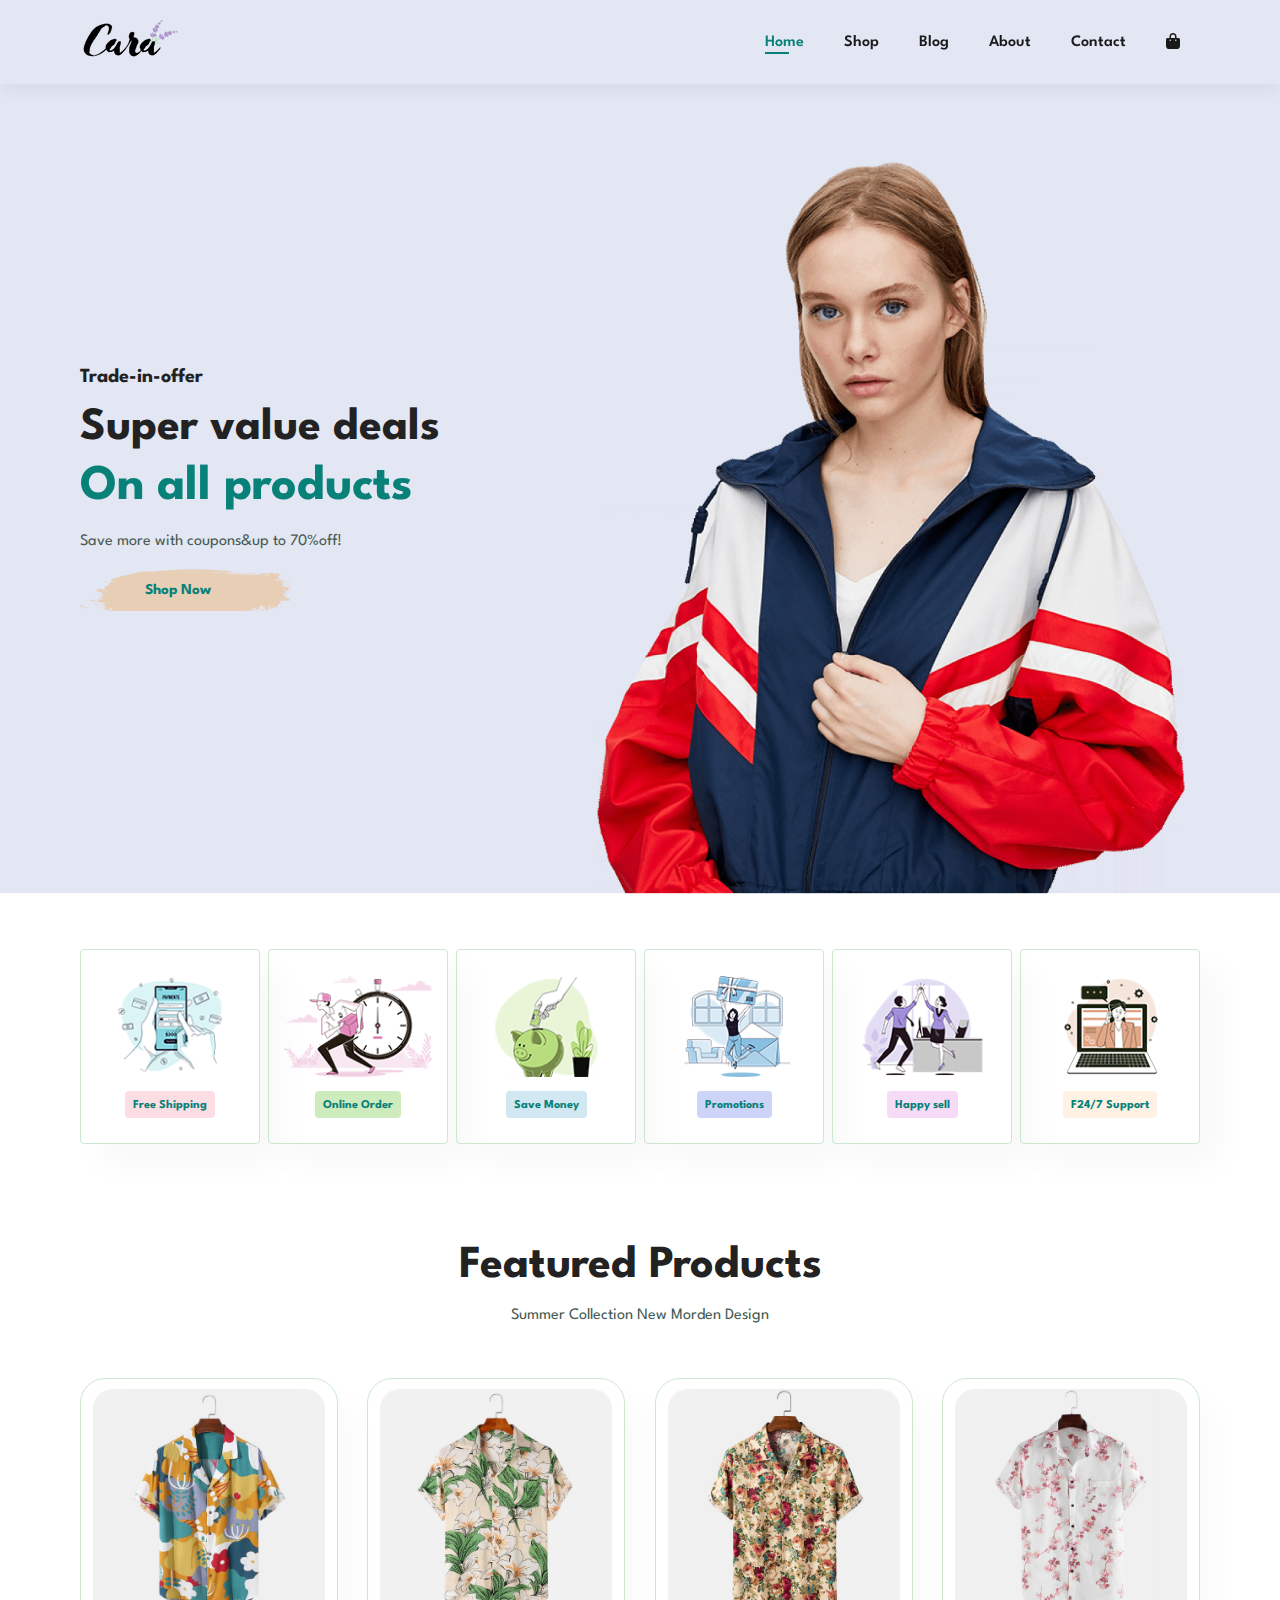
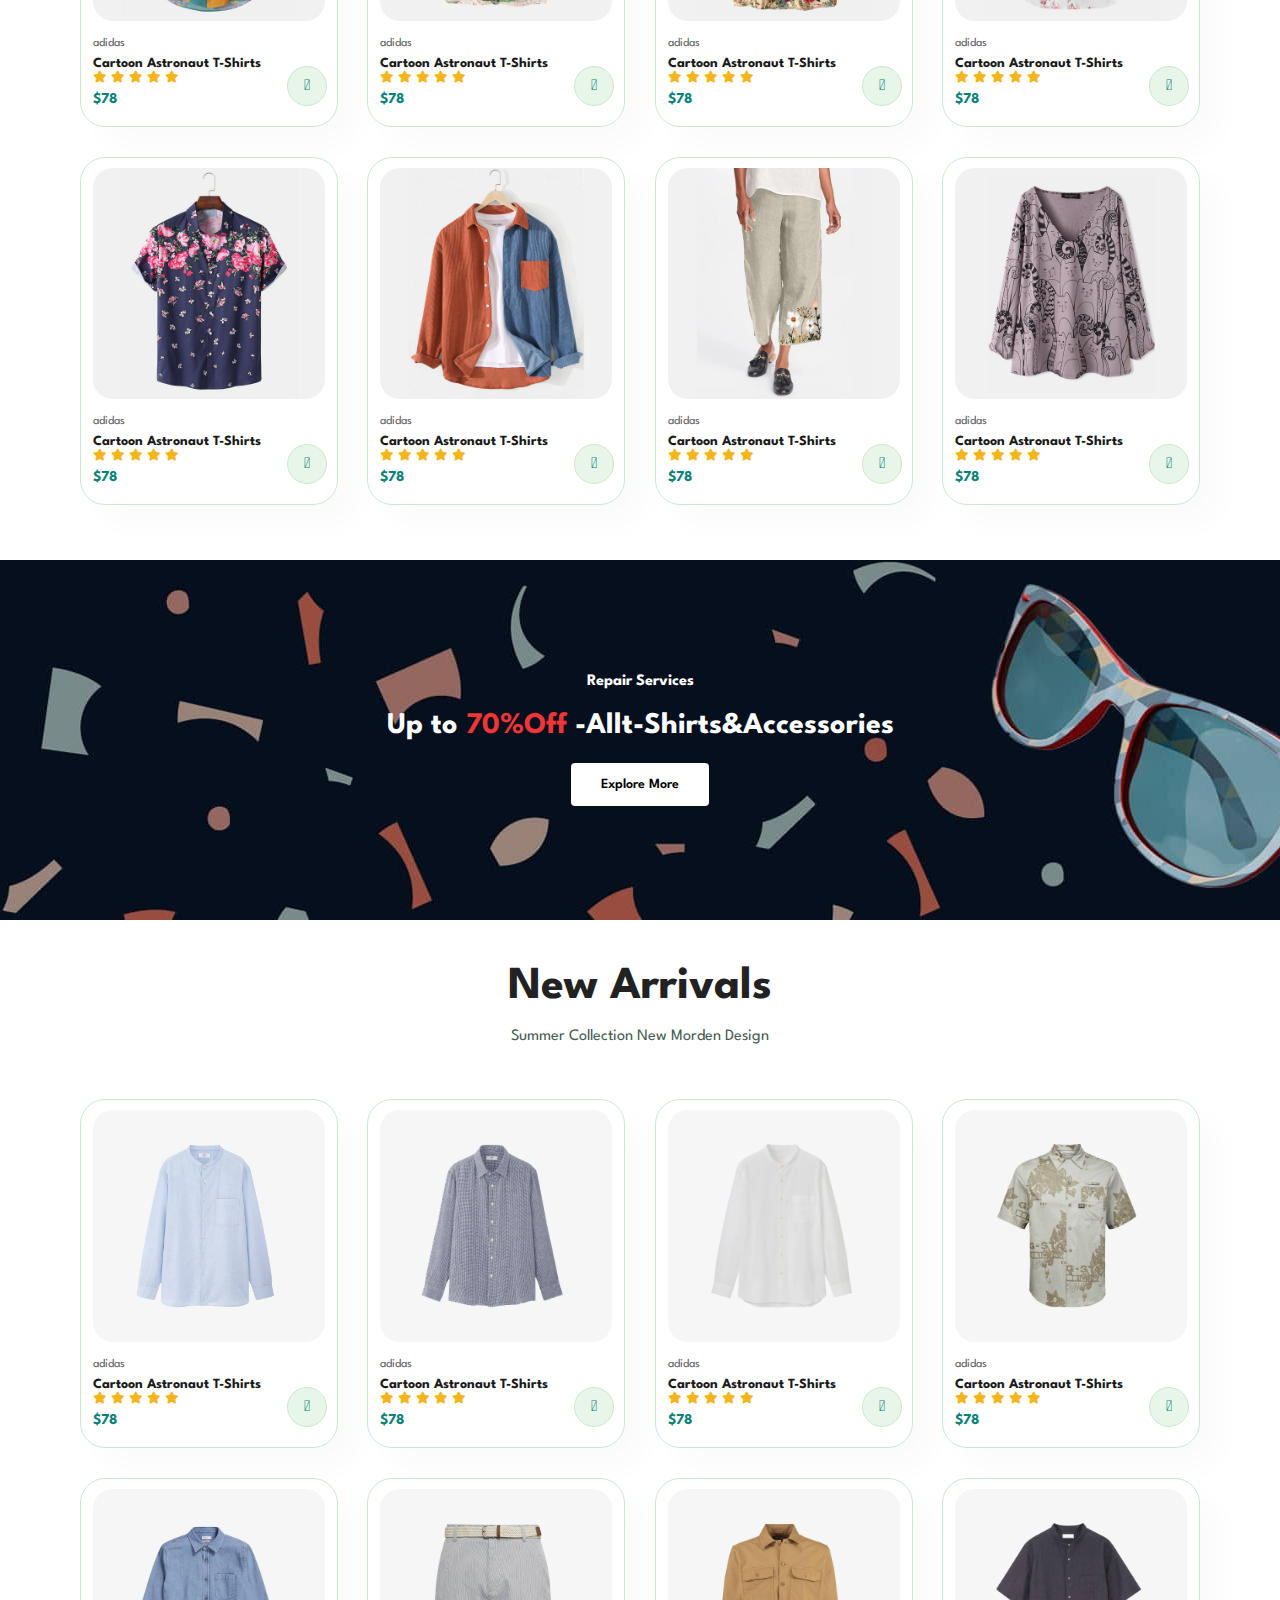
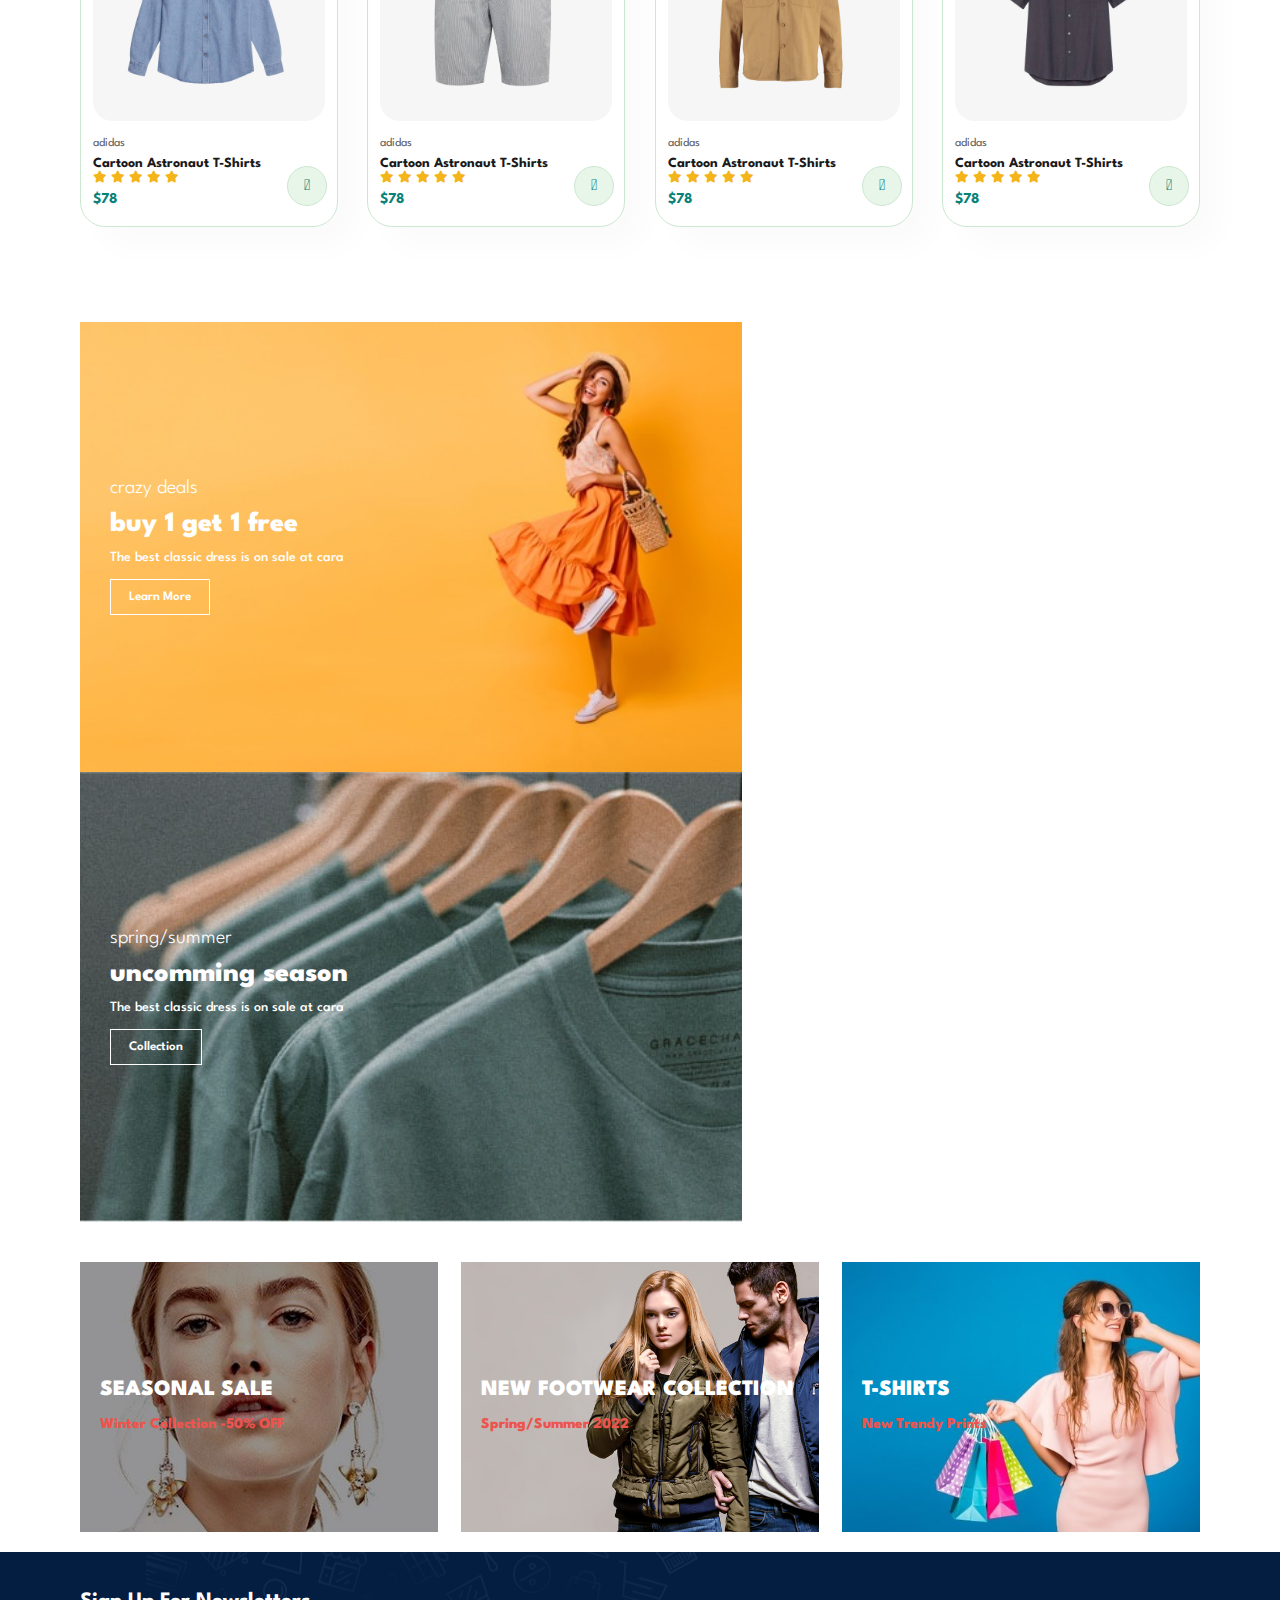
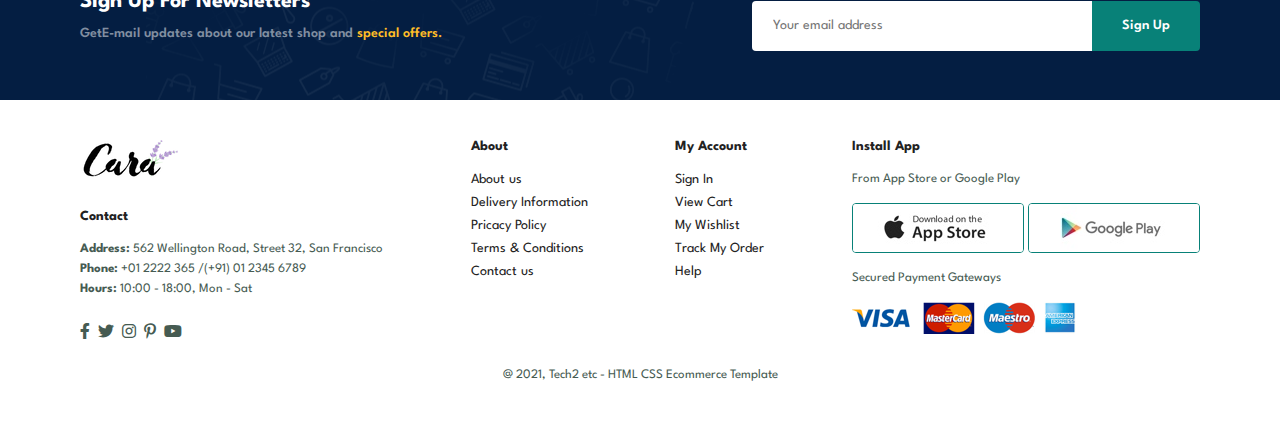
<file: index.html>
<!DOCTYPE html>
<html lang="en">
<head>
    <meta charset="UTF-8">
    <meta http-equiv="X-UA-Compatible" content="IE=edge">
    <meta name="viewport" content="width=device-width, initial-scale=1.0">
    <title>Document</title>
   <link rel="stylesheet" href="./fontawesome-free-6.1.1-web/fontawesome-free-6.1.1-web/css/all.min.css">
    <link rel="stylesheet" href="./style.css">
</head>
<body>
    <section id="header">
        <a href="" class="logo"><img src="./img/logo.png" alt=""></a>
        
        <div>
            <ul id="navbar">
                <li><a class="active" href="index.html">Home</a></li>
                <li><a href="shop.html">Shop</a></li>
                <li><a href="blog.html">Blog</a></li>
                <li><a href="about.html">About</a></li>
                <li><a href="contact.html">Contact</a></li>
                <li id="lg-bag"><a href="cart.html"><i class="fa-solid fa-bag-shopping"></i></a></li>
                <a href="#" id="close"><i class="fa-solid fa-xmark"></i></a>
            </ul>
        </div>
        <!-- <div class="control">
            <i class="fa-solid fa-user"></i>
            <p>Đăng nhập</p>
        </div> -->

        <div class="mobile">
            <i class="user fa-solid fa-user"></i>
            <a href="cart.html"><i class="fa-solid fa-bag-shopping"></i></a>
            <i id="bar" class="fas fa-outdent"></i>
        </div>
    </section>

    <section id="hero">
        <h4>Trade-in-offer</h4>
        <h2>Super value deals</h2>
        <h1>On all products</h1>
        <p>Save more with coupons&up to 70%off!</p>
        <button>Shop Now</button>
    </section>

    <section id="feature" class="section-p1">
        <div class="fe-box">
            <img src="./img/features/f1.png" alt="">
            <h6>Free Shipping</h6>
        </div>
        <div class="fe-box">
            <img src="./img/features/f2.png" alt="">
            <h6>Online Order</h6>
        </div>
        <div class="fe-box">
            <img src="./img/features/f3.png" alt="">
            <h6>Save Money</h6>
        </div>
        <div class="fe-box">
            <img src="./img/features/f4.png" alt="">
            <h6>Promotions</h6>
        </div>
        <div class="fe-box">
            <img src="./img/features/f5.png" alt="">
            <h6>Happy sell</h6>
        </div>
        <div class="fe-box">
            <img src="./img/features/f6.png" alt="">
            <h6>F24/7 Support</h6>
        </div>
    </section>

    <section id="product1" class="section-p1">
    <h2>Featured Products</h2>
    <p>Summer Collection New Morden Design</p>
    <div class="pro-container">
        <div class="pro">
            <img src="./img/products/f1.jpg" alt="">
            <div class="des">
                <span>adidas</span>
                <h5>Cartoon Astronaut T-Shirts</h5>
                <div class="star">
                    <i class="fas fa-star"></i>
                    <i class="fas fa-star"></i>
                    <i class="fas fa-star"></i>
                    <i class="fas fa-star"></i>
                    <i class="fas fa-star"></i>
                </div>
                <h4>$78</h4>  
            </div>            
           <a href="#"><i class="fal fa-shopping-cart cart"></i></a>
          </a>
        </div>
        <div class="pro">
            <img src="./img/products/f2.jpg" alt="">
            <div class="des">
                <span>adidas</span>
                <h5>Cartoon Astronaut T-Shirts</h5>
                <div class="star">
                    <i class="fas fa-star"></i>
                    <i class="fas fa-star"></i>
                    <i class="fas fa-star"></i>
                    <i class="fas fa-star"></i>
                    <i class="fas fa-star"></i>
                </div>
                <h4>$78</h4>  
            </div>            
           <a href="#"><i class="fal fa-shopping-cart cart"></i></a>

        </div>
        <div class="pro">
            <img src="./img/products/f3.jpg" alt="">
            <div class="des">
                <span>adidas</span>
                <h5>Cartoon Astronaut T-Shirts</h5>
                <div class="star">
                    <i class="fas fa-star"></i>
                    <i class="fas fa-star"></i>
                    <i class="fas fa-star"></i>
                    <i class="fas fa-star"></i>
                    <i class="fas fa-star"></i>
                </div>
                <h4>$78</h4>  
            </div>            
           <a href="#"><i class="fal fa-shopping-cart cart"></i></a>

        </div>
        <div class="pro">
            <img src="./img/products/f4.jpg" alt="">
            <div class="des">
                <span>adidas</span>
                <h5>Cartoon Astronaut T-Shirts</h5>
                <div class="star">
                    <i class="fas fa-star"></i>
                    <i class="fas fa-star"></i>
                    <i class="fas fa-star"></i>
                    <i class="fas fa-star"></i>
                    <i class="fas fa-star"></i>
                </div>
                <h4>$78</h4>  
            </div>            
           <a href="#"><i class="fal fa-shopping-cart cart"></i></a>

        </div>
        <div class="pro">
            <img src="./img/products/f5.jpg" alt="">
            <div class="des">
                <span>adidas</span>
                <h5>Cartoon Astronaut T-Shirts</h5>
                <div class="star">
                    <i class="fas fa-star"></i>
                    <i class="fas fa-star"></i>
                    <i class="fas fa-star"></i>
                    <i class="fas fa-star"></i>
                    <i class="fas fa-star"></i>
                </div>
                <h4>$78</h4>  
            </div>            
           <a href="#"><i class="fal fa-shopping-cart cart"></i></a>

        </div>
        <div class="pro">
            <img src="./img/products/f6.jpg" alt="">
            <div class="des">
                <span>adidas</span>
                <h5>Cartoon Astronaut T-Shirts</h5>
                <div class="star">
                    <i class="fas fa-star"></i>
                    <i class="fas fa-star"></i>
                    <i class="fas fa-star"></i>
                    <i class="fas fa-star"></i>
                    <i class="fas fa-star"></i>
                </div>
                <h4>$78</h4>  
            </div>            
           <a href="#"><i class="fal fa-shopping-cart cart"></i></a>

        </div>
        <div class="pro">
            <img src="./img/products/f7.jpg" alt="">
            <div class="des">
                <span>adidas</span>
                <h5>Cartoon Astronaut T-Shirts</h5>
                <div class="star">
                    <i class="fas fa-star"></i>
                    <i class="fas fa-star"></i>
                    <i class="fas fa-star"></i>
                    <i class="fas fa-star"></i>
                    <i class="fas fa-star"></i>
                </div>
                <h4>$78</h4>  
            </div>            
           <a href="#"><i class="fal fa-shopping-cart cart"></i></a>

        </div>
        <div class="pro">
            <img src="./img/products/f8.jpg" alt="">
            <div class="des">
                <span>adidas</span>
                <h5>Cartoon Astronaut T-Shirts</h5>
                <div class="star">
                    <i class="fas fa-star"></i>
                    <i class="fas fa-star"></i>
                    <i class="fas fa-star"></i>
                    <i class="fas fa-star"></i>
                    <i class="fas fa-star"></i>
                </div>
                <h4>$78</h4>  
            </div>            
           <a href="#"><i class="fal fa-shopping-cart cart"></i></a>

        </div>
     

    </div>
    </section>

    <section id="banner" class="section-m1">
        <h4>Repair Services</h4>
        <h2>Up to <span>70%Off</span> -Allt-Shirts&Accessories</h2>
        <button class="normal"> Explore More</button>
    </section>

    <section id="product1" class="section-p1">
        <h2>New Arrivals</h2>
        <p>Summer Collection New Morden Design</p>
        <div class="pro-container">
            <div class="pro">
                <img src="./img/products/n1.jpg" alt="">
                <div class="des">
                    <span>adidas</span>
                    <h5>Cartoon Astronaut T-Shirts</h5>
                    <div class="star">
                        <i class="fas fa-star"></i>
                        <i class="fas fa-star"></i>
                        <i class="fas fa-star"></i>
                        <i class="fas fa-star"></i>
                        <i class="fas fa-star"></i>
                    </div>
                    <h4>$78</h4>  
                </div>            
               <a href="#"><i class="fal fa-shopping-cart cart"></i></a>
    
            </div>
            <div class="pro">
                <img src="./img/products/n2.jpg" alt="">
                <div class="des">
                    <span>adidas</span>
                    <h5>Cartoon Astronaut T-Shirts</h5>
                    <div class="star">
                        <i class="fas fa-star"></i>
                        <i class="fas fa-star"></i>
                        <i class="fas fa-star"></i>
                        <i class="fas fa-star"></i>
                        <i class="fas fa-star"></i>
                    </div>
                    <h4>$78</h4>  
                </div>            
               <a href="#"><i class="fal fa-shopping-cart cart"></i></a>
    
            </div>
            <div class="pro">
                <img src="./img/products/n3.jpg" alt="">
                <div class="des">
                    <span>adidas</span>
                    <h5>Cartoon Astronaut T-Shirts</h5>
                    <div class="star">
                        <i class="fas fa-star"></i>
                        <i class="fas fa-star"></i>
                        <i class="fas fa-star"></i>
                        <i class="fas fa-star"></i>
                        <i class="fas fa-star"></i>
                    </div>
                    <h4>$78</h4>  
                </div>            
               <a href="#"><i class="fal fa-shopping-cart cart"></i></a>
    
            </div>
            <div class="pro">
                <img src="./img/products/n4.jpg" alt="">
                <div class="des">
                    <span>adidas</span>
                    <h5>Cartoon Astronaut T-Shirts</h5>
                    <div class="star">
                        <i class="fas fa-star"></i>
                        <i class="fas fa-star"></i>
                        <i class="fas fa-star"></i>
                        <i class="fas fa-star"></i>
                        <i class="fas fa-star"></i>
                    </div>
                    <h4>$78</h4>  
                </div>            
               <a href="#"><i class="fal fa-shopping-cart cart"></i></a>
    
            </div>
            <div class="pro">
                <img src="./img/products/n5.jpg" alt="">
                <div class="des">
                    <span>adidas</span>
                    <h5>Cartoon Astronaut T-Shirts</h5>
                    <div class="star">
                        <i class="fas fa-star"></i>
                        <i class="fas fa-star"></i>
                        <i class="fas fa-star"></i>
                        <i class="fas fa-star"></i>
                        <i class="fas fa-star"></i>
                    </div>
                    <h4>$78</h4>  
                </div>            
               <a href="#"><i class="fal fa-shopping-cart cart"></i></a>
    
            </div>
            <div class="pro">
                <img src="./img/products/n6.jpg" alt="">
                <div class="des">
                    <span>adidas</span>
                    <h5>Cartoon Astronaut T-Shirts</h5>
                    <div class="star">
                        <i class="fas fa-star"></i>
                        <i class="fas fa-star"></i>
                        <i class="fas fa-star"></i>
                        <i class="fas fa-star"></i>
                        <i class="fas fa-star"></i>
                    </div>
                    <h4>$78</h4>  
                </div>            
               <a href="#"><i class="fal fa-shopping-cart cart"></i></a>
    
            </div>
            <div class="pro">
                <img src="./img/products/n7.jpg" alt="">
                <div class="des">
                    <span>adidas</span>
                    <h5>Cartoon Astronaut T-Shirts</h5>
                    <div class="star">
                        <i class="fas fa-star"></i>
                        <i class="fas fa-star"></i>
                        <i class="fas fa-star"></i>
                        <i class="fas fa-star"></i>
                        <i class="fas fa-star"></i>
                    </div>
                    <h4>$78</h4>  
                </div>            
               <a href="#"><i class="fal fa-shopping-cart cart"></i></a>
    
            </div>
            <div class="pro">
                <img src="./img/products/n8.jpg" alt="">
                <div class="des">
                    <span>adidas</span>
                    <h5>Cartoon Astronaut T-Shirts</h5>
                    <div class="star">
                        <i class="fas fa-star"></i>
                        <i class="fas fa-star"></i>
                        <i class="fas fa-star"></i>
                        <i class="fas fa-star"></i>
                        <i class="fas fa-star"></i>
                    </div>
                    <h4>$78</h4>  
                </div>            
               <a href="#"><i class="fal fa-shopping-cart cart"></i></a>
    
            </div>
         
    
        </div>
    </section>

    <section id="sm-banner" class="section-p1">
        <div class="banner-box">
            <h4>crazy deals</h4>
            <h2>buy 1 get 1 free</h2>
            <span>The best classic dress is on sale at cara</span>
            <button class="white">Learn More</button>
        </div>
        <div class="banner-box banner-box2">
            <h4>spring/summer</h4>
            <h2>uncomming season</h2>
            <span>The best classic dress is on sale at cara</span>
            <button class="white">Collection</button>
        </div>
    </section>

    <section id="banner3">
        <div class="banner-box">
            <h2>SEASONAL SALE</h2>
            <h3>Winter Collection -50% OFF</h3>
        </div>

        <div class="banner-box banner-box2">
            <h2>NEW FOOTWEAR COLLECTION</h2>
            <h3>Spring/Summer 2022</h3>
        </div>

        <div class="banner-box banner-box3">
            <h2>T-SHIRTS</h2>
            <h3>New Trendy Prints</h3>
        </div>
    </section>

    <section id="newletter" class="section-p1">
        <div class="newtext">
            <h4>Sign Up For Newsletters</h4>
            <p>GetE-mail updates about our latest shop and <span>special offers.</span></p>
        </div>
        <div class="form">
            <input type="text" placeholder="Your email address">
            <button class="normal">Sign Up</button>
        </div>
    </section>

    <footer class="section-p1">
        <div class="col">
            <img class="logo" src="./img/logo.png" alt="">
            <h4>Contact</h4>
            <p><strong>Address:</strong> 562 Wellington Road, Street 32, San Francisco</p>
            <p><strong>Phone:</strong> +01 2222 365 /(+91) 01 2345 6789</p>
            <p><strong>Hours:</strong> 10:00 - 18:00, Mon - Sat</p>
            <div class="follow">
                <div class="icon">
                    <i class="fab fa-facebook-f"></i>
                    <i class="fab fa-twitter"></i>
                    <i class="fab fa-instagram"></i>
                    <i class="fab fa-pinterest-p"></i>
                    <i class="fab fa-youtube"></i>
                </div>
            </div>                  
        </div>

        <div class="col">
            <h4>About</h4>
            <a href="#">About us</a>
            <a href="#">Delivery Information</a>
            <a href="#">Pricacy Policy</a>
            <a href="#">Terms & Conditions</a>
            <a href="#">Contact us</a>
        </div>

        <div class="col">
            <h4>My Account</h4>
            <a href="#">Sign In</a>
            <a href="#">View Cart</a>
            <a href="#">My Wishlist</a>
            <a href="#">Track My Order</a>
            <a href="#">Help</a>
        </div>
        
        <div class="col install">
            <h4>Install App</h4>
            <p>From App Store or Google Play</p>
            <div class="row">
                <img src="./img/pay/app.jpg" alt="">
                <img src="./img/pay/play.jpg" alt="">
            </div>
            <p>Secured Payment Gateways</p>
            <img src="./img/pay/pay.png" alt="">
        </div>      

        <div class="copyright">
            <p>@ 2021, Tech2 etc - HTML CSS Ecommerce Template</p>
        </div>
    </footer>

    <script src="./scrip.js"></script>
</body>
</html>
</file>
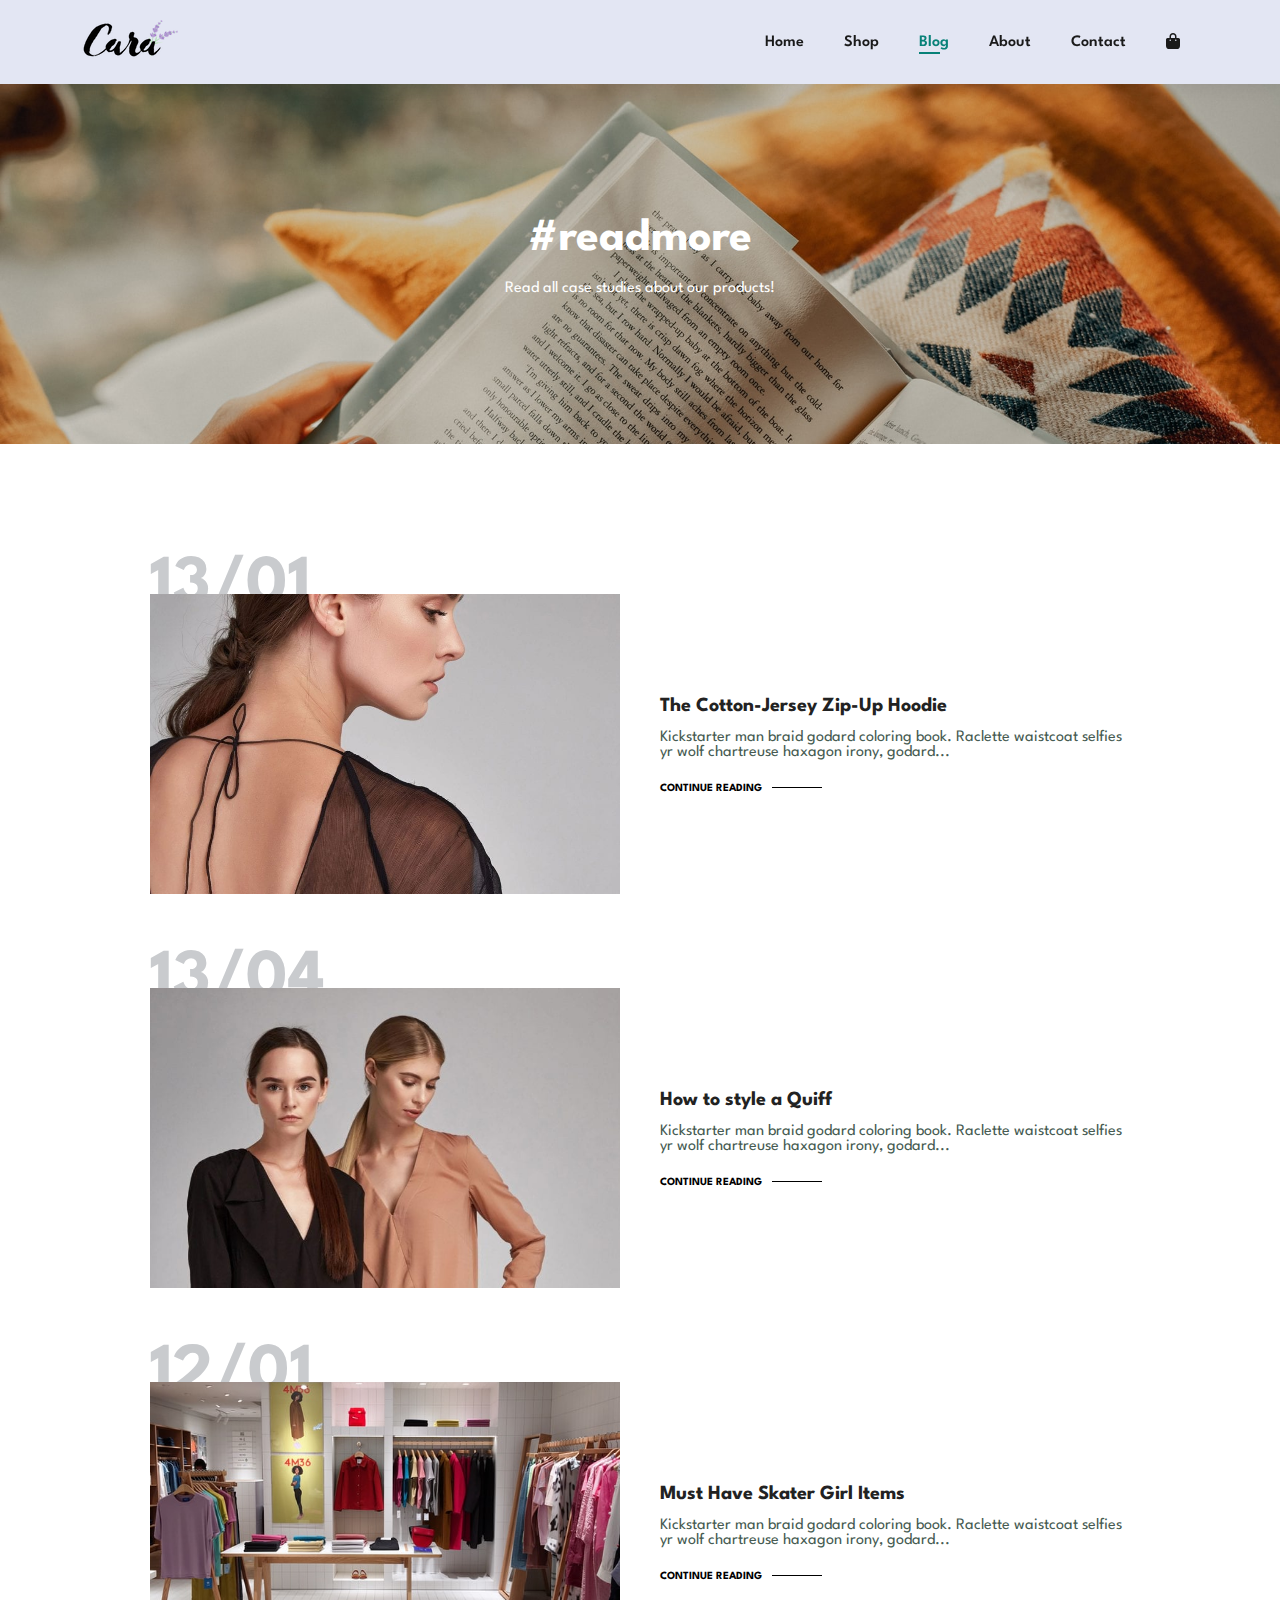
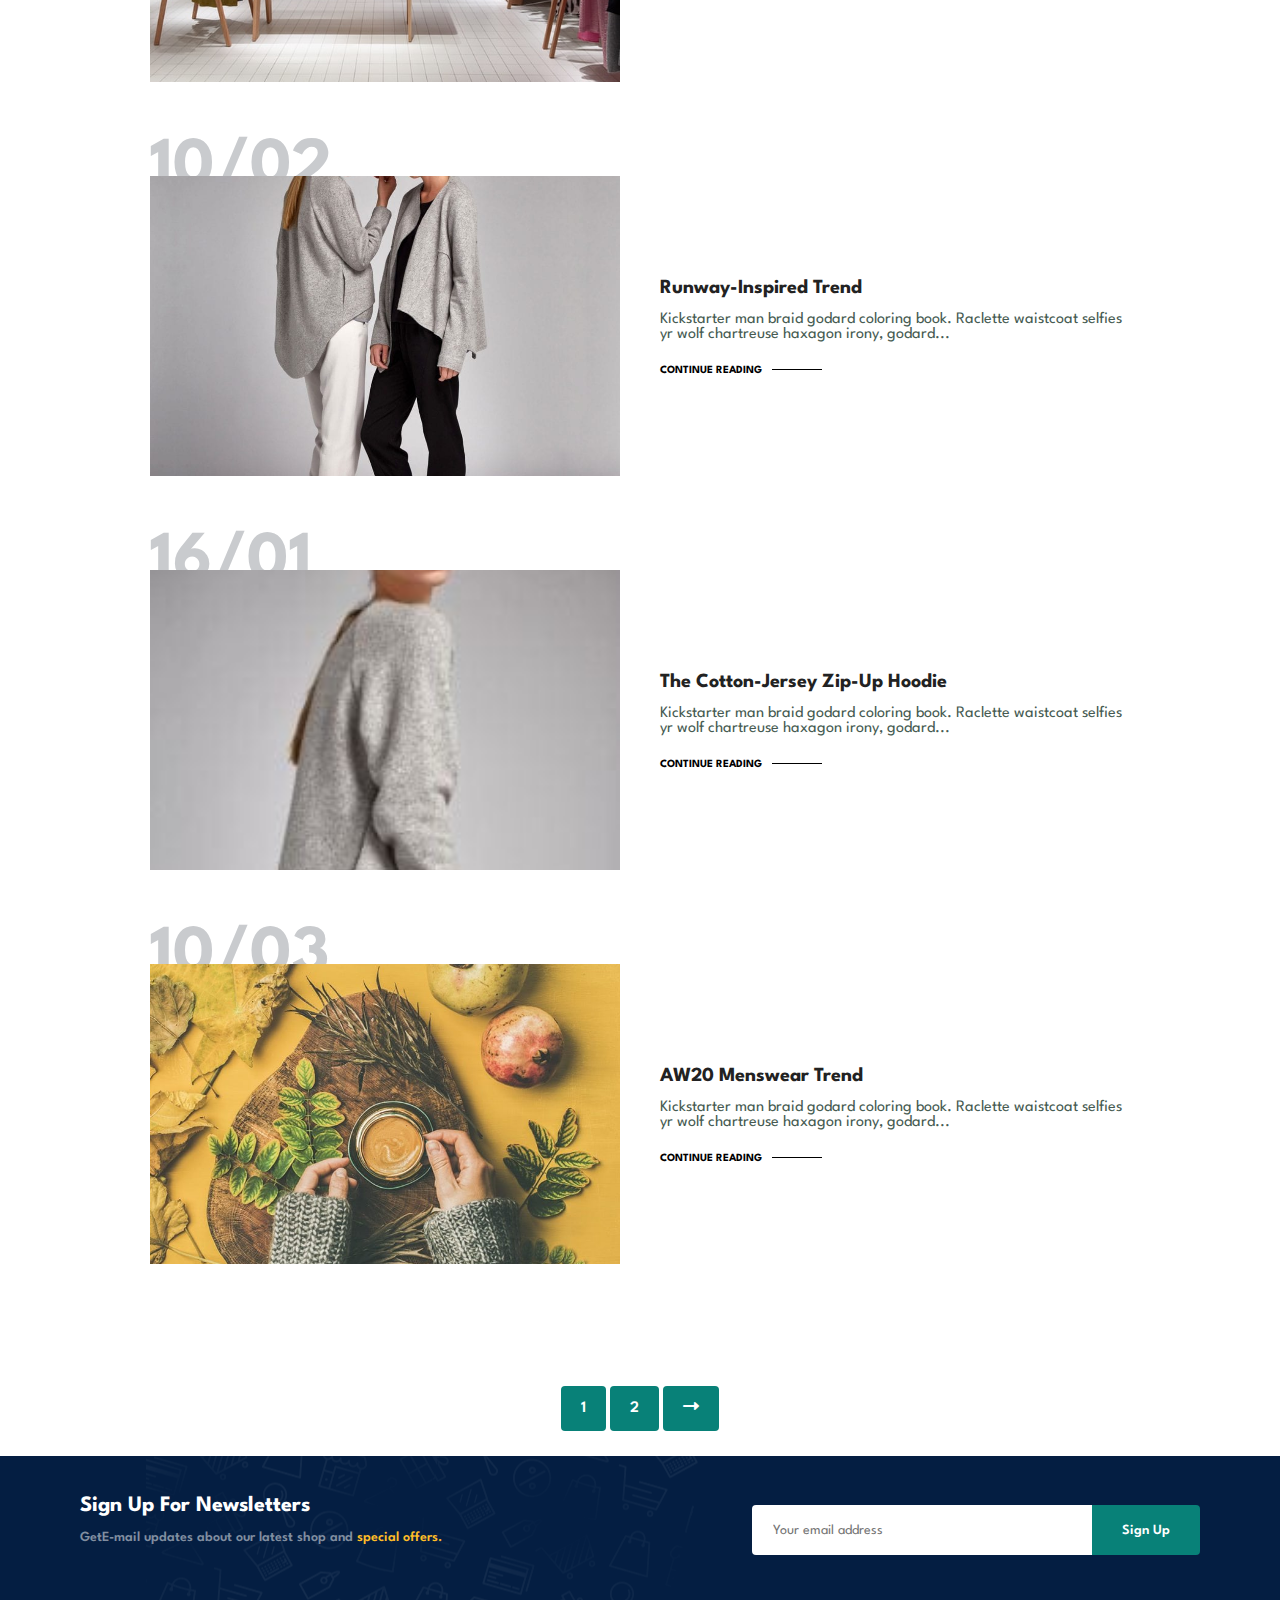
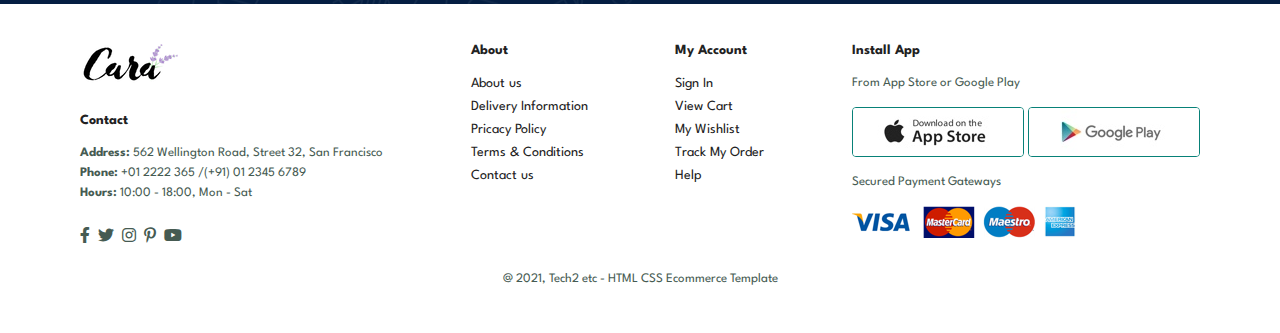
<file: blog.html>
<!DOCTYPE html>
<html lang="en">
<head>
    <meta charset="UTF-8">
    <meta http-equiv="X-UA-Compatible" content="IE=edge">
    <meta name="viewport" content="width=device-width, initial-scale=1.0">
    <title>Document</title>
   <link rel="stylesheet" href="./fontawesome-free-6.1.1-web/fontawesome-free-6.1.1-web/css/all.min.css">
    <link rel="stylesheet" href="./style.css">
</head>
<body>
    <section id="header">
        <a href="" class="logo"><img src="./img/logo.png" alt=""></a>
        
        <div>
            <ul id="navbar">
                <li><a href="index.html">Home</a></li>
                <li><a href="shop.html">Shop</a></li>
                <li><a class="active" href="blog.html">Blog</a></li>
                <li><a href="about.html">About</a></li>
                <li><a href="contact.html">Contact</a></li>
                <li id="lg-bag"><a href="cart.html"><i class="fa-solid fa-bag-shopping"></i></a></li>
                <a href="#" id="close"><i class="fa-solid fa-xmark"></i></a>
            </ul>
        </div>

        <div class="mobile">
            <i class="user fa-solid fa-user"></i>
            <a href="cart.html"><i class="fa-solid fa-bag-shopping"></i></a>
            <i id="bar" class="fas fa-outdent"></i>
        </div>
    </section>

    <section id="page-header" class="blog-header">     
        <h2>#readmore</h2>
        <p>Read all case studies about our products!</p>
    </section>

    <section id="blog">
        <div class="blog-box">
            <div class="blog-img">
                <img src="./img/blog/b1.jpg" alt="">
            </div>
            <div class="box-details">
                <h4>The Cotton-Jersey Zip-Up Hoodie</h4>
                <p>Kickstarter man braid godard coloring book. Raclette waistcoat selfies yr wolf chartreuse haxagon irony, godard...</p>
                <a href="#">CONTINUE READING</a>
            </div>
            <h1>13/01</h1>
        </div>
        <div class="blog-box">
            <div class="blog-img">
                <img src="./img/blog/b2.jpg" alt="">
            </div>
            <div class="box-details">
                <h4>How to style a Quiff</h4>
                <p>Kickstarter man braid godard coloring book. Raclette waistcoat selfies yr wolf chartreuse haxagon irony, godard...</p>
                <a href="#">CONTINUE READING</a>
            </div>
            <h1>13/04</h1>         
        </div>
        <div class="blog-box">
            <div class="blog-img">
                <img src="./img/blog/b3.jpg" alt="">
            </div>
            <div class="box-details">
                <h4>Must Have Skater Girl Items</h4>
                <p>Kickstarter man braid godard coloring book. Raclette waistcoat selfies yr wolf chartreuse haxagon irony, godard...</p>
                <a href="#">CONTINUE READING</a>
            </div>
            <h1>12/01</h1>
        </div>
        <div class="blog-box">
            <div class="blog-img">
                <img src="./img/blog/b4.jpg" alt="">
            </div>
            <div class="box-details">
                <h4>Runway-Inspired Trend</h4>
                <p>Kickstarter man braid godard coloring book. Raclette waistcoat selfies yr wolf chartreuse haxagon irony, godard...</p>
                <a href="#">CONTINUE READING</a>
            </div>
            <h1>10/02</h1>
        </div>
        <div class="blog-box">
            <div class="blog-img">
                <img src="./img/blog/b5.jpg" alt="">
            </div>
            <div class="box-details">
                <h4>The Cotton-Jersey Zip-Up Hoodie</h4>
                <p>Kickstarter man braid godard coloring book. Raclette waistcoat selfies yr wolf chartreuse haxagon irony, godard...</p>
                <a href="#">CONTINUE READING</a>
            </div>
            <h1>16/01</h1>
        </div>
        <div class="blog-box">
            <div class="blog-img">
                <img src="./img/blog/b6.jpg" alt="">
            </div>
            <div class="box-details">
                <h4>AW20 Menswear Trend</h4>
                <p>Kickstarter man braid godard coloring book. Raclette waistcoat selfies yr wolf chartreuse haxagon irony, godard...</p>
                <a href="#">CONTINUE READING</a>
            </div>
            <h1>10/03</h1>
        </div>
    </section>

    <section id="pagination" class="section-p1">
        <a href="#">1</a>
        <a href="#">2</a>
        <a href="#"><i class="fa-solid fa-right-long"></i></a>
    </section>

    <section id="newletter" class="section-p1">
        <div class="newtext">
            <h4>Sign Up For Newsletters</h4>
            <p>GetE-mail updates about our latest shop and <span>special offers.</span></p>
        </div>
        <div class="form">
            <input type="text" placeholder="Your email address">
            <button class="normal">Sign Up</button>
        </div>
    </section>

    <footer class="section-p1">
        <div class="col">
            <img class="logo" src="./img/logo.png" alt="">
            <h4>Contact</h4>
            <p><strong>Address:</strong> 562 Wellington Road, Street 32, San Francisco</p>
            <p><strong>Phone:</strong> +01 2222 365 /(+91) 01 2345 6789</p>
            <p><strong>Hours:</strong> 10:00 - 18:00, Mon - Sat</p>
            <div class="follow">
                <div class="icon">
                    <i class="fab fa-facebook-f"></i>
                    <i class="fab fa-twitter"></i>
                    <i class="fab fa-instagram"></i>
                    <i class="fab fa-pinterest-p"></i>
                    <i class="fab fa-youtube"></i>
                </div>
            </div>                  
        </div>

        <div class="col">
            <h4>About</h4>
            <a href="#">About us</a>
            <a href="#">Delivery Information</a>
            <a href="#">Pricacy Policy</a>
            <a href="#">Terms & Conditions</a>
            <a href="#">Contact us</a>
        </div>

        <div class="col">
            <h4>My Account</h4>
            <a href="#">Sign In</a>
            <a href="#">View Cart</a>
            <a href="#">My Wishlist</a>
            <a href="#">Track My Order</a>
            <a href="#">Help</a>
        </div>
        
        <div class="col install">
            <h4>Install App</h4>
            <p>From App Store or Google Play</p>
            <div class="row">
                <img src="./img/pay/app.jpg" alt="">
                <img src="./img/pay/play.jpg" alt="">
            </div>
            <p>Secured Payment Gateways</p>
            <img src="./img/pay/pay.png" alt="">
        </div>      

        <div class="copyright">
            <p>@ 2021, Tech2 etc - HTML CSS Ecommerce Template</p>
        </div>
    </footer>

    <script src="./scrip.js"></script>
</body>
</html>
</file>
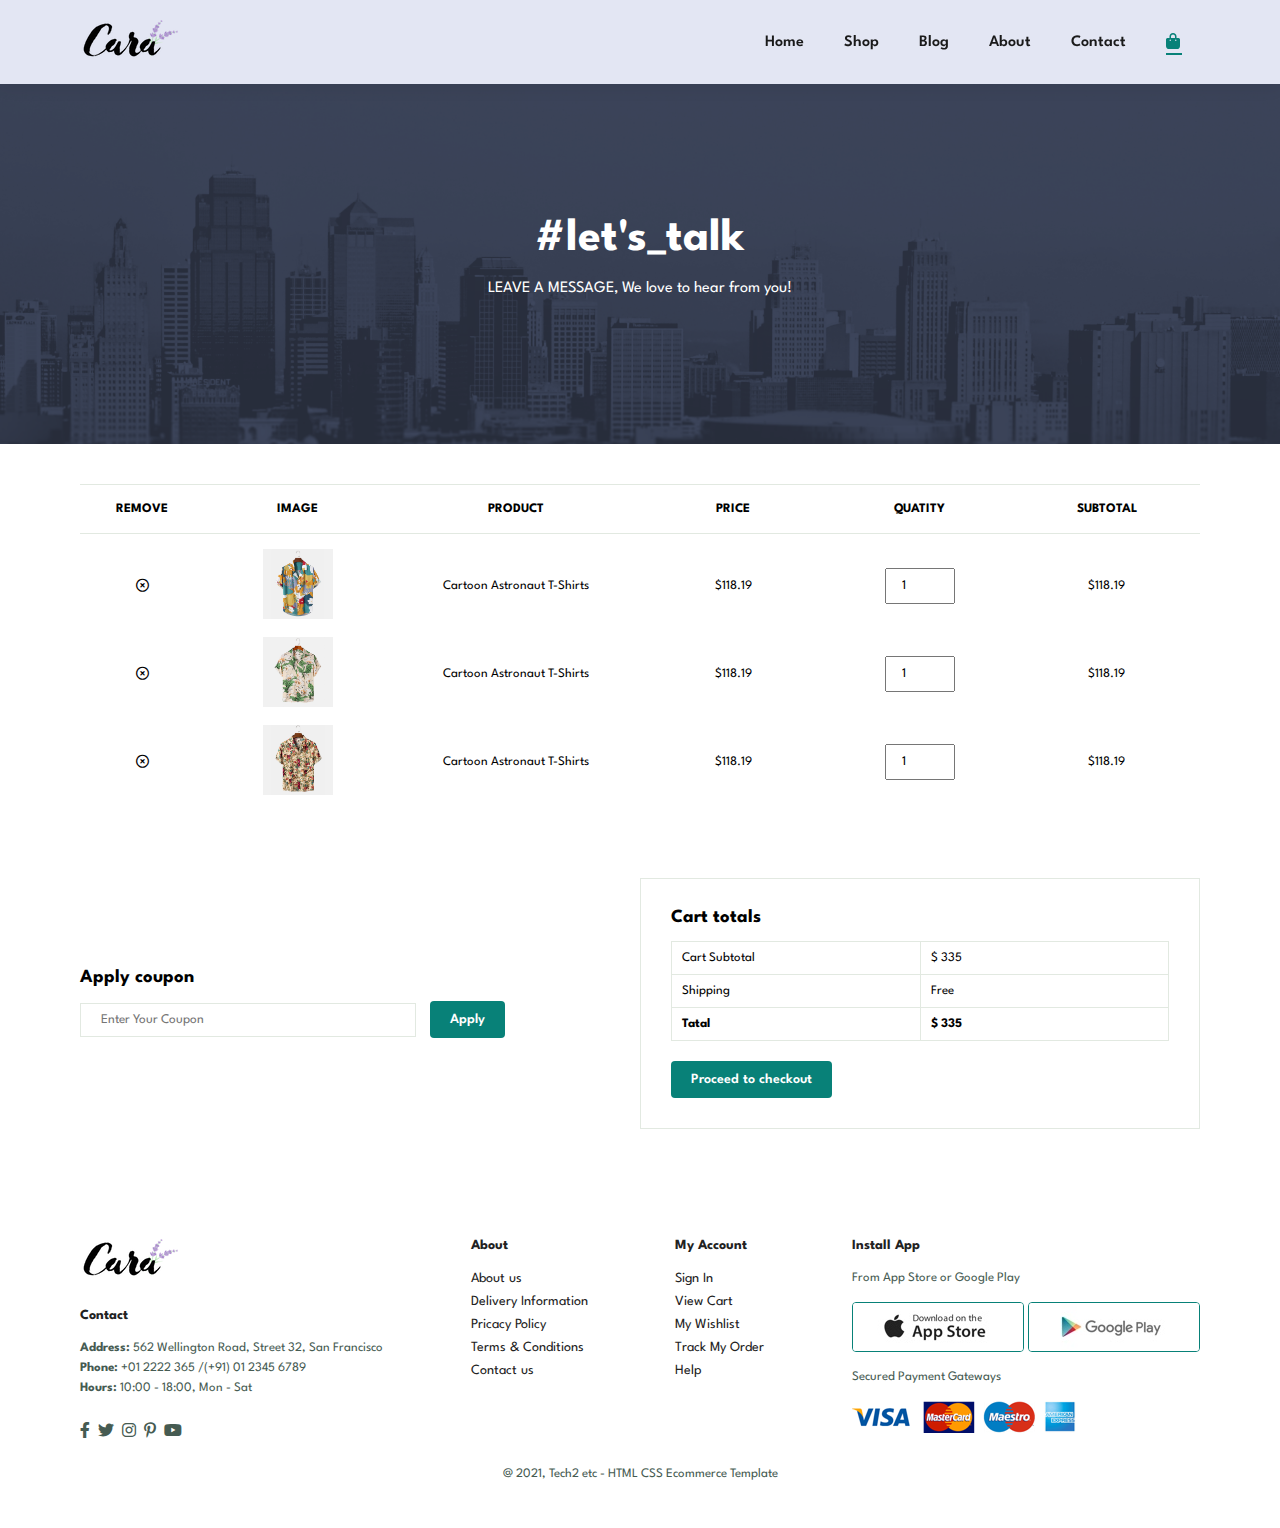
<file: cart.html>
<!DOCTYPE html>
<html lang="en">
<head>
    <meta charset="UTF-8">
    <meta http-equiv="X-UA-Compatible" content="IE=edge">
    <meta name="viewport" content="width=device-width, initial-scale=1.0">
    <title>Document</title>
    <link rel="stylesheet" href="./fontawesome-free-6.1.1-web/fontawesome-free-6.1.1-web/css/all.min.css">
    <link rel="stylesheet" href="./style.css">
</head>
<body>
    <section id="header">
        <a href="" class="logo"><img src="./img/logo.png" alt=""></a>
        
        <div>
            <ul id="navbar">
                <li><a href="index.html">Home</a></li>
                <li><a href="shop.html">Shop</a></li>
                <li><a  href="blog.html">Blog</a></li>
                <li><a  href="about.html">About</a></li>
                <li><a  href="contact.html">Contact</a></li>
                <li id="lg-bag"><a class="active" href="cart.html"><i class="fa-solid fa-bag-shopping"></i></a></li>
                <a href="#" id="close"><i class="fa-solid fa-xmark"></i></a>
            </ul>
        </div>

        <div class="mobile">
            <i class="user fa-solid fa-user"></i>
            <a href="cart.html"><i class="fa-solid fa-bag-shopping"></i></a>
            <i id="bar" class="fas fa-outdent"></i>
        </div>
    </section>

    <section id="page-header" class="about-header">     
        <h2>#let's_talk</h2>
        <p>LEAVE A MESSAGE, We love to hear from you!</p>
    </section>

    <section id="cart" class="section-p1">
        <table width="100%">
            <thead>
                <tr>
                    <td>Remove</td>
                    <td>Image</td>
                    <td>Product</td>
                    <td>Price</td>
                    <td>Quatity</td>
                    <td>Subtotal</td>
                </tr>
            </thead>
            <tbody>
                <tr>
                    <td><i class="far fa-times-circle"></i></td>
                    <td><img src="./img/products/f1.jpg" alt=""></td>
                    <td>Cartoon Astronaut T-Shirts</td>
                    <td>$118.19</td>
                    <td><input type="number" value="1" min="1"></td>
                    <td>$118.19</td>
                </tr>
                <tr>
                    <td><i class="far fa-times-circle"></i></td>
                    <td><img src="./img/products/f2.jpg" alt=""></td>
                    <td>Cartoon Astronaut T-Shirts</td>
                    <td>$118.19</td>
                    <td><input type="number" value="1" min="1"></td>
                    <td>$118.19</td>
                </tr>
                <tr>
                    <td><i class="far fa-times-circle"></i></td>
                    <td><img src="./img/products/f3.jpg" alt=""></td>
                    <td>Cartoon Astronaut T-Shirts</td>
                    <td>$118.19</td>
                    <td><input type="number" value="1" min="1"></td>
                    <td>$118.19</td>
                </tr>
            </tbody>
        </table>
    </section>

    <section id="cart-add" class="section-p1">
        <div id="coupon">
            <h3>Apply coupon</h3>
            <div>
                <input type="text" placeholder="Enter Your Coupon">
                <button class="normal">Apply</button>
            </div>
        </div>
        <div id="subtotal">
            <h3>Cart totals</h3>
            <table>
                <tr>
                    <td>Cart Subtotal</td>
                    <td>$ 335</td>
                </tr>
                <tr>
                    <td>Shipping</td>
                    <td>Free</td>
                </tr>
                <tr>
                    <td><strong>Tatal</strong></td>
                    <td><strong>$ 335</strong></td>
                </tr>
            </table>
            <button class="normal">Proceed to checkout</button>
        </div>
    </section>

    <footer class="section-p1">
        <div class="col">
            <img class="logo" src="./img/logo.png" alt="">
            <h4>Contact</h4>
            <p><strong>Address:</strong> 562 Wellington Road, Street 32, San Francisco</p>
            <p><strong>Phone:</strong> +01 2222 365 /(+91) 01 2345 6789</p>
            <p><strong>Hours:</strong> 10:00 - 18:00, Mon - Sat</p>
            <div class="follow">
                <div class="icon">
                    <i class="fab fa-facebook-f"></i>
                    <i class="fab fa-twitter"></i>
                    <i class="fab fa-instagram"></i>
                    <i class="fab fa-pinterest-p"></i>
                    <i class="fab fa-youtube"></i>
                </div>
            </div>                  
        </div>

        <div class="col">
            <h4>About</h4>
            <a href="#">About us</a>
            <a href="#">Delivery Information</a>
            <a href="#">Pricacy Policy</a>
            <a href="#">Terms & Conditions</a>
            <a href="#">Contact us</a>
        </div>

        <div class="col">
            <h4>My Account</h4>
            <a href="#">Sign In</a>
            <a href="#">View Cart</a>
            <a href="#">My Wishlist</a>
            <a href="#">Track My Order</a>
            <a href="#">Help</a>
        </div>
        
        <div class="col install">
            <h4>Install App</h4>
            <p>From App Store or Google Play</p>
            <div class="row">
                <img src="./img/pay/app.jpg" alt="">
                <img src="./img/pay/play.jpg" alt="">
            </div>
            <p>Secured Payment Gateways</p>
            <img src="./img/pay/pay.png" alt="">
        </div>      

        <div class="copyright">
            <p>@ 2021, Tech2 etc - HTML CSS Ecommerce Template</p>
        </div>
    </footer>

    <script src="./scrip.js"></script>
</body>
</html>
</file>
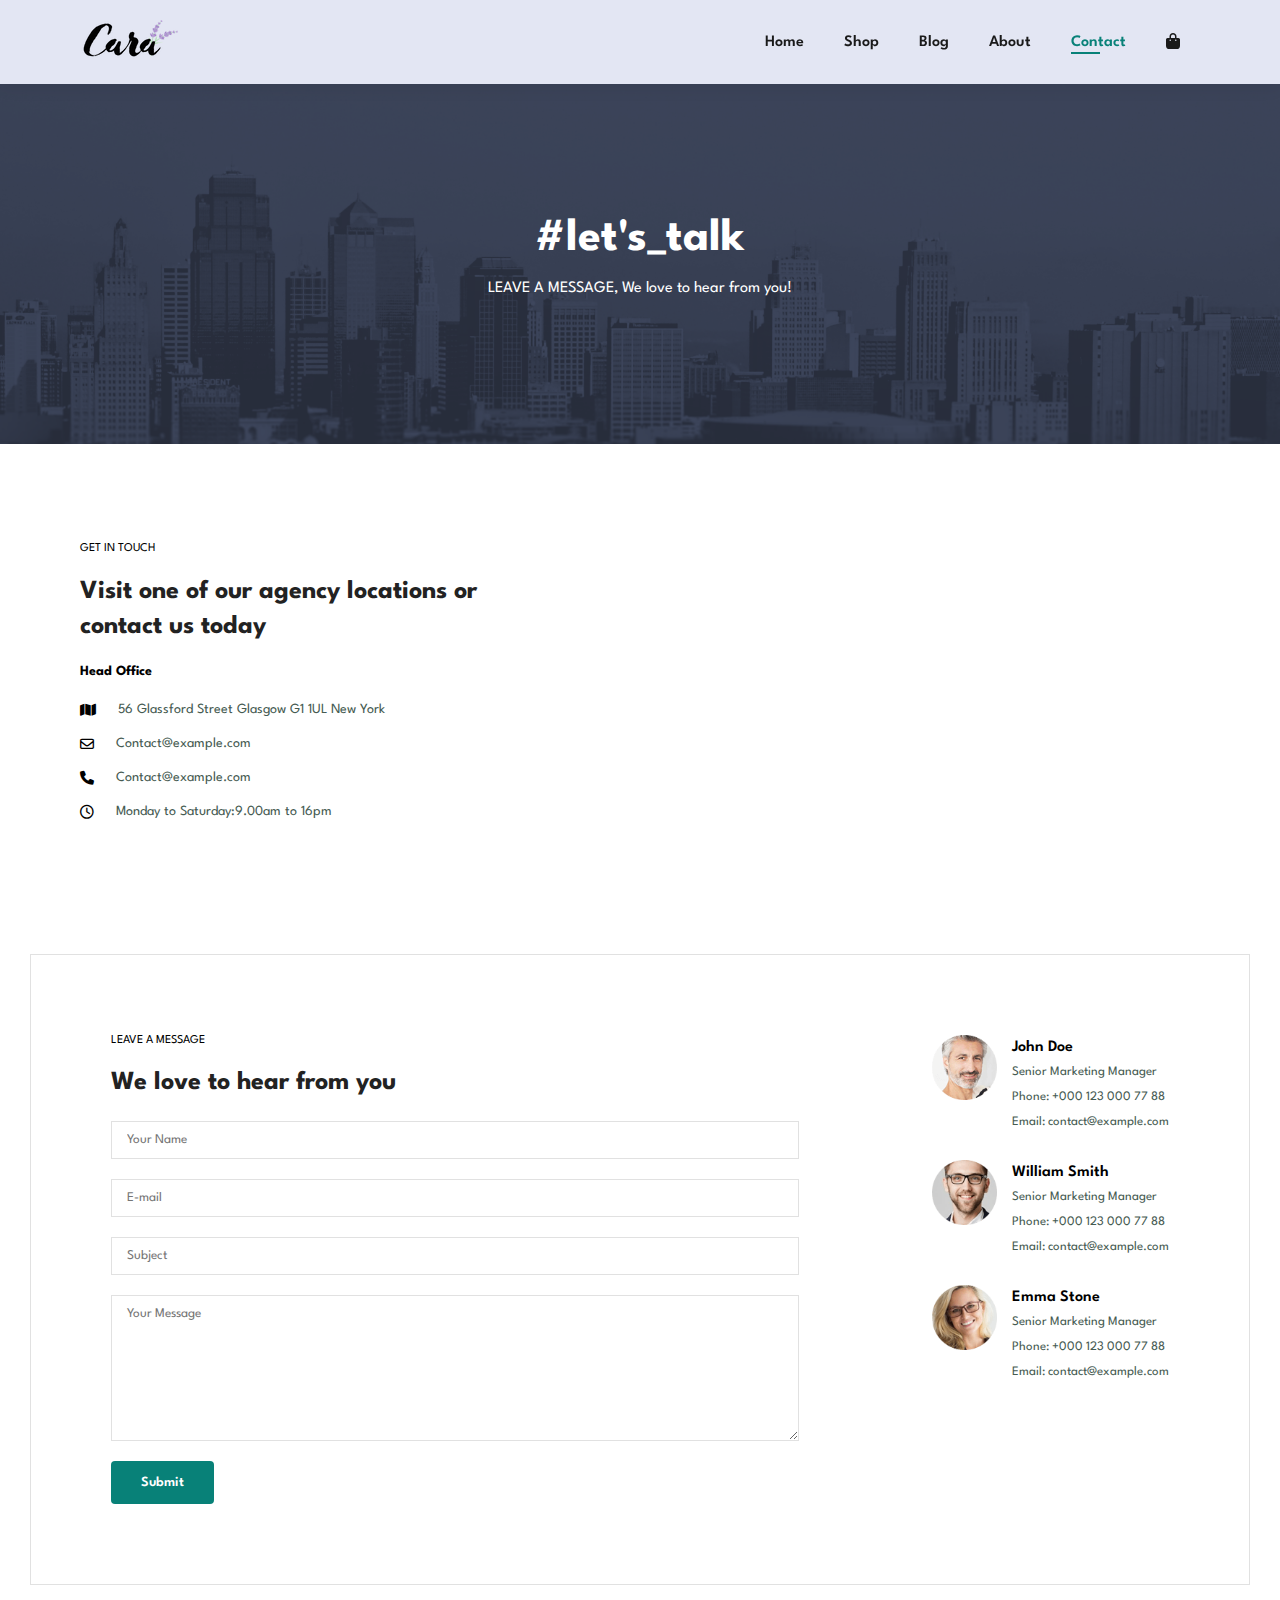
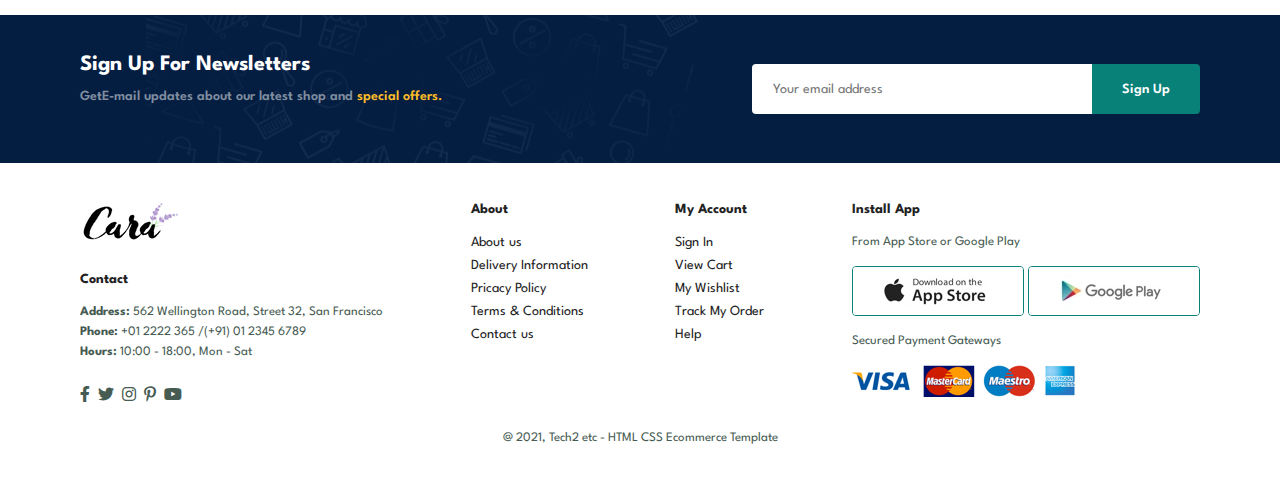
<file: contact.html>
<!DOCTYPE html>
<html lang="en">
<head>
    <meta charset="UTF-8">
    <meta http-equiv="X-UA-Compatible" content="IE=edge">
    <meta name="viewport" content="width=device-width, initial-scale=1.0">
    <title>Document</title>
   <link rel="stylesheet" href="./fontawesome-free-6.1.1-web/fontawesome-free-6.1.1-web/css/all.min.css">
    <link rel="stylesheet" href="./style.css">
</head>
<body>
    <section id="header">
        <a href="" class="logo"><img src="./img/logo.png" alt=""></a>
        
        <div>
            <ul id="navbar">
                <li><a href="index.html">Home</a></li>
                <li><a href="shop.html">Shop</a></li>
                <li><a  href="blog.html">Blog</a></li>
                <li><a  href="about.html">About</a></li>
                <li><a class="active" href="contact.html">Contact</a></li>
                <li id="lg-bag"><a href="cart.html"><i class="fa-solid fa-bag-shopping"></i></a></li>
                <a href="#" id="close"><i class="fa-solid fa-xmark"></i></a>
            </ul>
        </div>

        <div class="mobile">
            <i class="user fa-solid fa-user"></i>
            <a href="cart.html"><i class="fa-solid fa-bag-shopping"></i></a>
            <i id="bar" class="fas fa-outdent"></i>
        </div>
    </section>

    <section id="page-header" class="about-header">     
        <h2>#let's_talk</h2>
        <p>LEAVE A MESSAGE, We love to hear from you!</p>
    </section>

    <section id="contact-details" class="section-p1">
        <div class="details">
            <span>GET IN TOUCH</span>
            <h2>Visit one of our agency locations or contact us today</h2>
            <h3>Head Office</h3>
            <div>
                <li>
                    <i class="fa-solid fa-map"></i>
                    <p>56 Glassford Street Glasgow G1 1UL New York</p>
                </li>
                <li>
                    <i class="far fa-envelope"></i>
                    <p>Contact@example.com</p>
                </li>
                <li>
                    <i class="fa-solid fa-phone"></i>
                    <p>Contact@example.com</p>
                </li>
                <li>
                    <i class="far fa-clock"></i>
                    <p>Monday to Saturday:9.00am to 16pm</p>
                </li>
            </div>
        </div>
        <div class="map">
            <iframe src="https://www.google.com/maps/embed?pb=!1m18!1m12!1m3!1d3723.89781530608!2d105.83250681485454!3d21.036774285994067!2m3!1f0!2f0!3f0!3m2!1i1024!2i768!4f13.1!3m3!1m2!1s0x3135aba15ec15d17%3A0x620e85c2cfe14d4c!2zTMSDbmcgQ2jhu6cgdOG7i2NoIEjhu5MgQ2jDrSBNaW5o!5e0!3m2!1svi!2sus!4v1660815553469!5m2!1svi!2sus" width="600" height="450" style="border:0;" allowfullscreen="" loading="lazy" referrerpolicy="no-referrer-when-downgrade"></iframe>
        </div>
    </section>

    <section id="form-details" class="section-p1">
        <form action="">
            <span>LEAVE A MESSAGE</span>
            <h2>We love to hear from you</h2>
            <input type="text" placeholder="Your Name" required>
            <input type="text" placeholder="E-mail" required>
            <input type="text" placeholder="Subject" required>
            <textarea name="" id="" cols="30" rows="10" placeholder="Your Message"></textarea>
            <button class="normal">Submit</button>
        </form>
        <div class="people">
            <div>
                <img src="./img/people/1.png" alt="">
                <p><span>John Doe</span> Senior Marketing Manager <br> Phone: +000 123 000 77 88 <br> Email: contact@example.com</p>
            </div>
            <div>
                <img src="./img/people/2.png" alt="">
                <p><span>William Smith</span> Senior Marketing Manager <br> Phone: +000 123 000 77 88 <br> Email: contact@example.com</p>
            </div>
            <div>
                <img src="./img/people/3.png" alt="">
                <p><span>Emma Stone</span> Senior Marketing Manager <br> Phone: +000 123 000 77 88 <br> Email: contact@example.com</p>
            </div>
        </div>
    </section>
    
    <section id="newletter" class="section-p1">
        <div class="newtext">
            <h4>Sign Up For Newsletters</h4>
            <p>GetE-mail updates about our latest shop and <span>special offers.</span></p>
        </div>
        <div class="form">
            <input type="text" placeholder="Your email address">
            <button class="normal">Sign Up</button>
        </div>
    </section>


    <footer class="section-p1">
        <div class="col">
            <img class="logo" src="./img/logo.png" alt="">
            <h4>Contact</h4>
            <p><strong>Address:</strong> 562 Wellington Road, Street 32, San Francisco</p>
            <p><strong>Phone:</strong> +01 2222 365 /(+91) 01 2345 6789</p>
            <p><strong>Hours:</strong> 10:00 - 18:00, Mon - Sat</p>
            <div class="follow">
                <div class="icon">
                    <i class="fab fa-facebook-f"></i>
                    <i class="fab fa-twitter"></i>
                    <i class="fab fa-instagram"></i>
                    <i class="fab fa-pinterest-p"></i>
                    <i class="fab fa-youtube"></i>
                </div>
            </div>                  
        </div>

        <div class="col">
            <h4>About</h4>
            <a href="#">About us</a>
            <a href="#">Delivery Information</a>
            <a href="#">Pricacy Policy</a>
            <a href="#">Terms & Conditions</a>
            <a href="#">Contact us</a>
        </div>

        <div class="col">
            <h4>My Account</h4>
            <a href="#">Sign In</a>
            <a href="#">View Cart</a>
            <a href="#">My Wishlist</a>
            <a href="#">Track My Order</a>
            <a href="#">Help</a>
        </div>
        
        <div class="col install">
            <h4>Install App</h4>
            <p>From App Store or Google Play</p>
            <div class="row">
                <img src="./img/pay/app.jpg" alt="">
                <img src="./img/pay/play.jpg" alt="">
            </div>
            <p>Secured Payment Gateways</p>
            <img src="./img/pay/pay.png" alt="">
        </div>      

        <div class="copyright">
            <p>@ 2021, Tech2 etc - HTML CSS Ecommerce Template</p>
        </div>
    </footer>

    <script src="./scrip.js"></script>
</body>
</html>
</file>
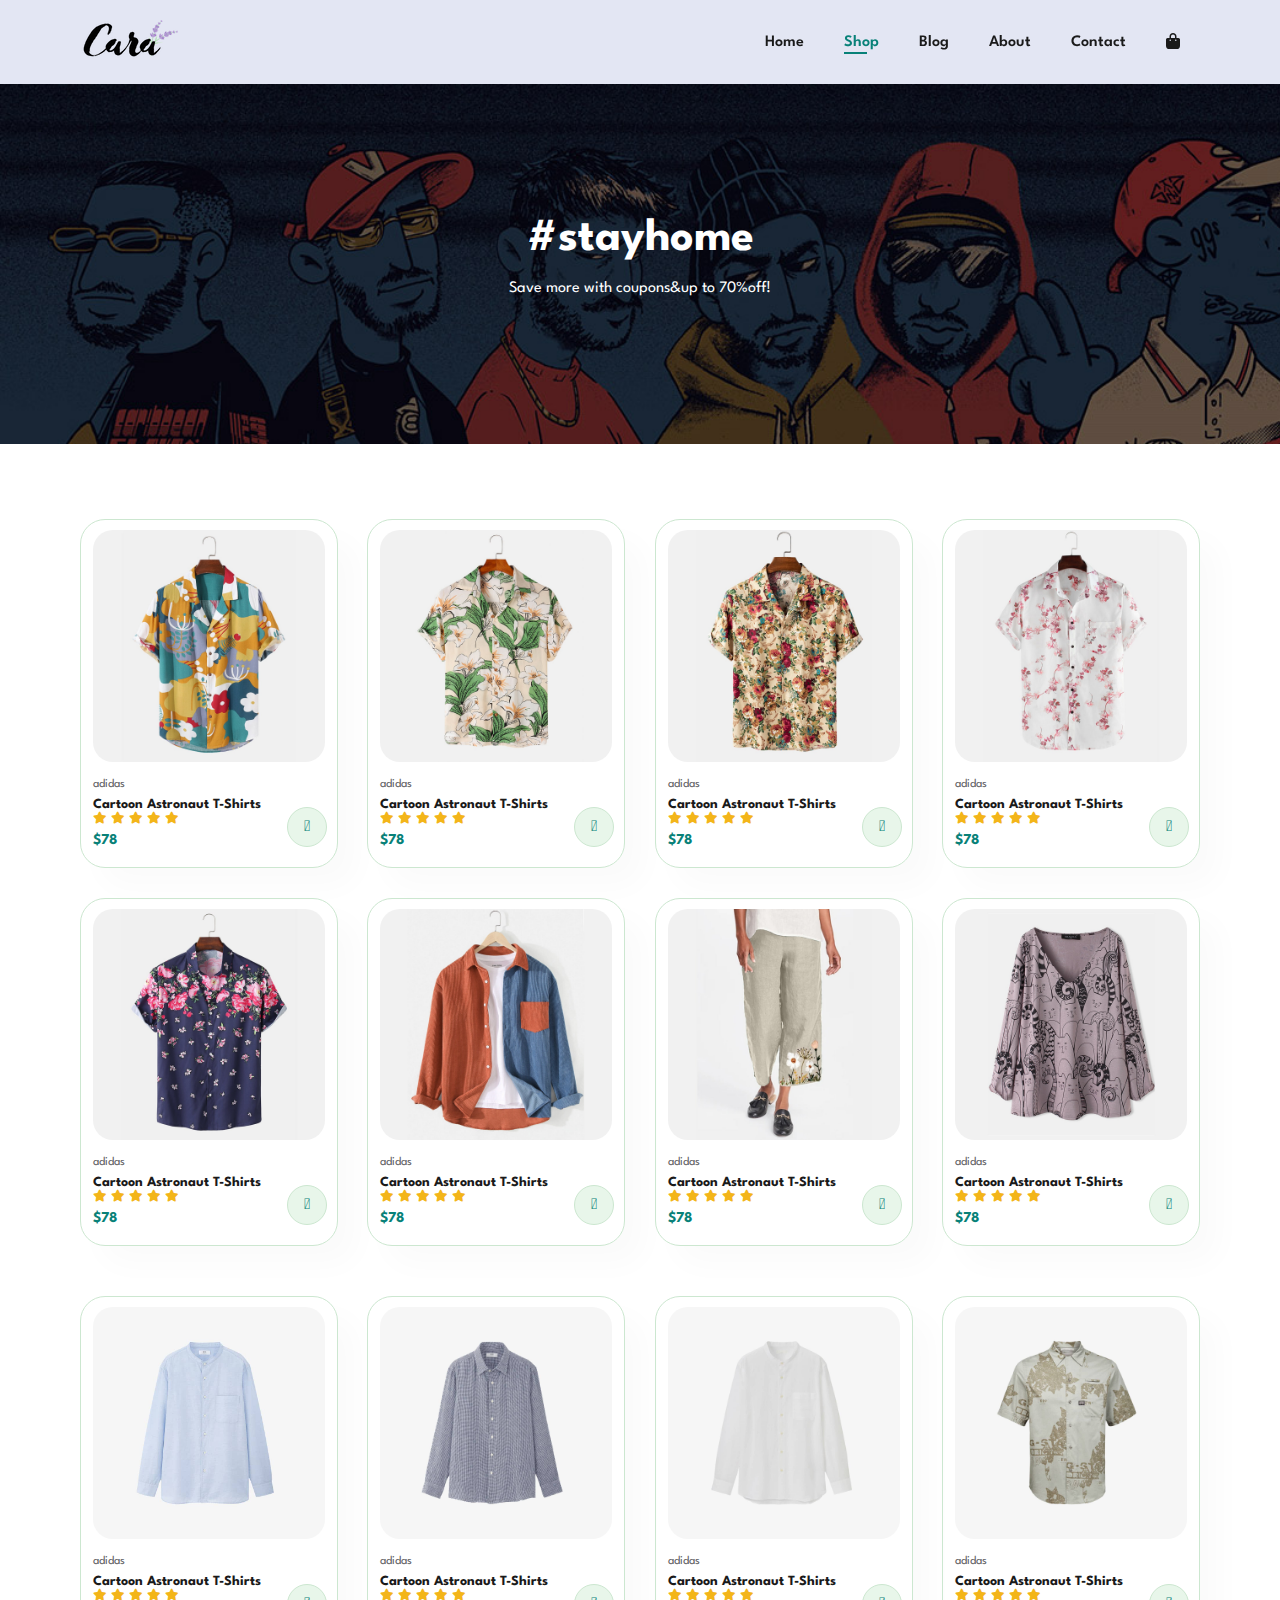
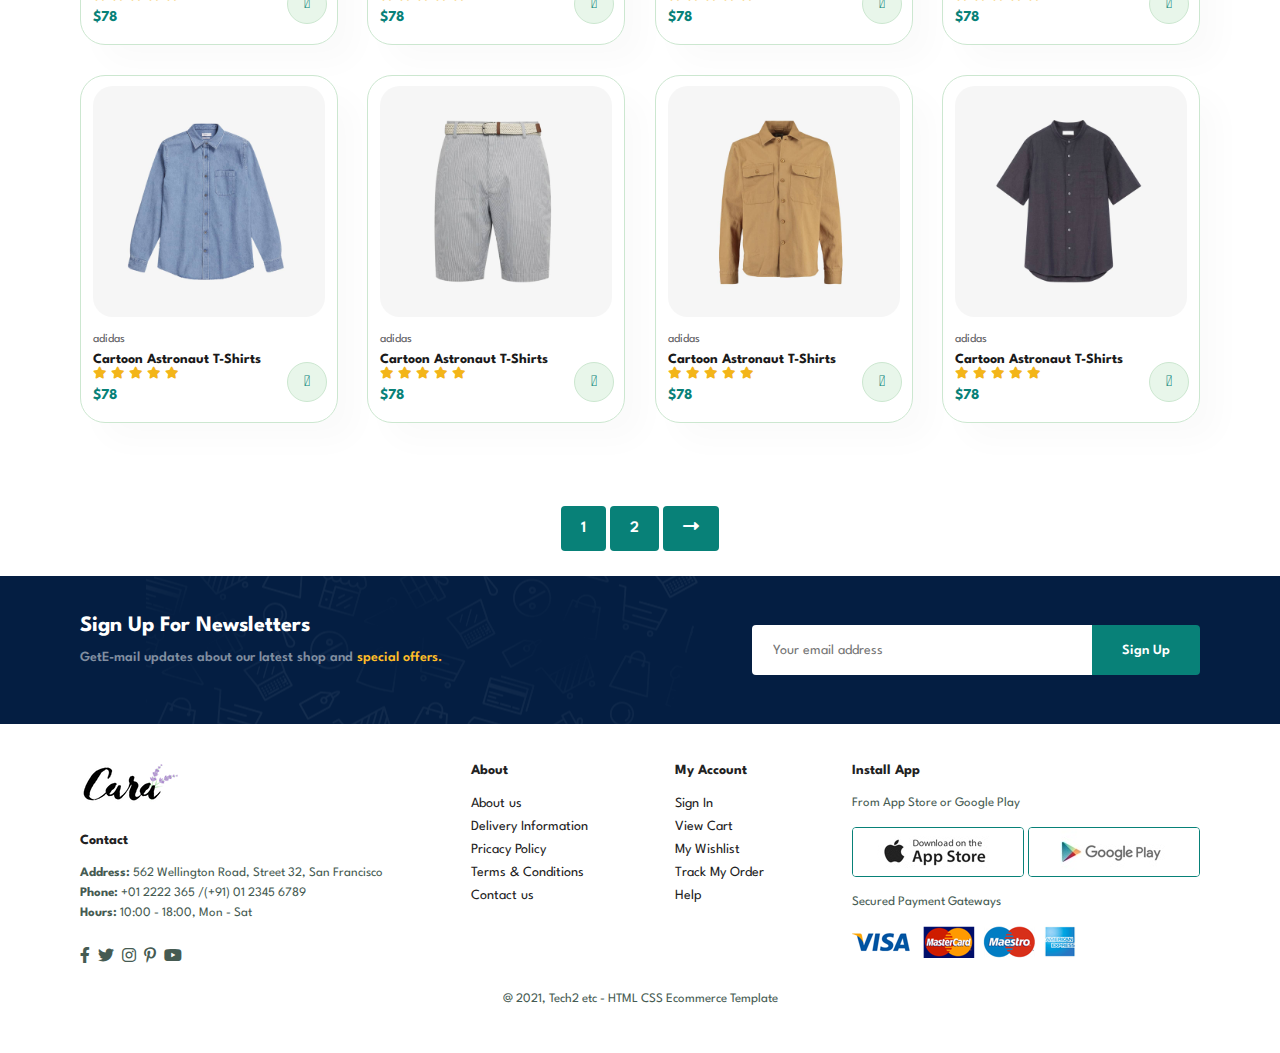
<file: shop.html>
<!DOCTYPE html>
<html lang="en">
<head>
    <meta charset="UTF-8">
    <meta http-equiv="X-UA-Compatible" content="IE=edge">
    <meta name="viewport" content="width=device-width, initial-scale=1.0">
    <title>Document</title>
   <link rel="stylesheet" href="./fontawesome-free-6.1.1-web/fontawesome-free-6.1.1-web/css/all.min.css">
    <link rel="stylesheet" href="./style.css">
</head>
<body>
    <section id="header">
        <a href="" class="logo"><img src="./img/logo.png" alt=""></a>
        
        <div>
            <ul id="navbar">
                <li><a  href="index.html">Home</a></li>
                <li><a class="active" href="shop.html">Shop</a></li>
                <li><a href="blog.html">Blog</a></li>
                <li><a href="about.html">About</a></li>
                <li><a href="contact.html">Contact</a></li>
                <li id="lg-bag"><a href="cart.html"><i class="fa-solid fa-bag-shopping"></i></a></li>
                <a href="#" id="close"><i class="fa-solid fa-xmark"></i></a>
            </ul>
        </div>

        <div class="mobile">
            <i class="user fa-solid fa-user"></i>
            <a href="cart.html"><i class="fa-solid fa-bag-shopping"></i></a>
            <i id="bar" class="fas fa-outdent"></i>
        </div>
    </section>

    <section id="page-header">     
        <h2>#stayhome</h2>
        <p>Save more with coupons&up to 70%off!</p>
    </section>

    <section id="product1" class="section-p1">
    <div class="pro-container">
        <div class="pro" onclick="window.location.href='sproduct.html'">
            <img src="./img/products/f1.jpg" alt="">
            <div class="des">
                <span>adidas</span>
                <h5>Cartoon Astronaut T-Shirts</h5>
                <div class="star">
                    <i class="fas fa-star"></i>
                    <i class="fas fa-star"></i>
                    <i class="fas fa-star"></i>
                    <i class="fas fa-star"></i>
                    <i class="fas fa-star"></i>
                </div>
                <h4>$78</h4>  
            </div>            
           <a href="#"><i class="fal fa-shopping-cart cart"></i></a>

        </div>
        <div class="pro">
            <img src="./img/products/f2.jpg" alt="">
            <div class="des">
                <span>adidas</span>
                <h5>Cartoon Astronaut T-Shirts</h5>
                <div class="star">
                    <i class="fas fa-star"></i>
                    <i class="fas fa-star"></i>
                    <i class="fas fa-star"></i>
                    <i class="fas fa-star"></i>
                    <i class="fas fa-star"></i>
                </div>
                <h4>$78</h4>  
            </div>            
           <a href="#"><i class="fal fa-shopping-cart cart"></i></a>

        </div>
        <div class="pro">
            <img src="./img/products/f3.jpg" alt="">
            <div class="des">
                <span>adidas</span>
                <h5>Cartoon Astronaut T-Shirts</h5>
                <div class="star">
                    <i class="fas fa-star"></i>
                    <i class="fas fa-star"></i>
                    <i class="fas fa-star"></i>
                    <i class="fas fa-star"></i>
                    <i class="fas fa-star"></i>
                </div>
                <h4>$78</h4>  
            </div>            
           <a href="#"><i class="fal fa-shopping-cart cart"></i></a>

        </div>
        <div class="pro">
            <img src="./img/products/f4.jpg" alt="">
            <div class="des">
                <span>adidas</span>
                <h5>Cartoon Astronaut T-Shirts</h5>
                <div class="star">
                    <i class="fas fa-star"></i>
                    <i class="fas fa-star"></i>
                    <i class="fas fa-star"></i>
                    <i class="fas fa-star"></i>
                    <i class="fas fa-star"></i>
                </div>
                <h4>$78</h4>  
            </div>            
           <a href="#"><i class="fal fa-shopping-cart cart"></i></a>

        </div>
        <div class="pro">
            <img src="./img/products/f5.jpg" alt="">
            <div class="des">
                <span>adidas</span>
                <h5>Cartoon Astronaut T-Shirts</h5>
                <div class="star">
                    <i class="fas fa-star"></i>
                    <i class="fas fa-star"></i>
                    <i class="fas fa-star"></i>
                    <i class="fas fa-star"></i>
                    <i class="fas fa-star"></i>
                </div>
                <h4>$78</h4>  
            </div>            
           <a href="#"><i class="fal fa-shopping-cart cart"></i></a>

        </div>
        <div class="pro">
            <img src="./img/products/f6.jpg" alt="">
            <div class="des">
                <span>adidas</span>
                <h5>Cartoon Astronaut T-Shirts</h5>
                <div class="star">
                    <i class="fas fa-star"></i>
                    <i class="fas fa-star"></i>
                    <i class="fas fa-star"></i>
                    <i class="fas fa-star"></i>
                    <i class="fas fa-star"></i>
                </div>
                <h4>$78</h4>  
            </div>            
           <a href="#"><i class="fal fa-shopping-cart cart"></i></a>

        </div>
        <div class="pro">
            <img src="./img/products/f7.jpg" alt="">
            <div class="des">
                <span>adidas</span>
                <h5>Cartoon Astronaut T-Shirts</h5>
                <div class="star">
                    <i class="fas fa-star"></i>
                    <i class="fas fa-star"></i>
                    <i class="fas fa-star"></i>
                    <i class="fas fa-star"></i>
                    <i class="fas fa-star"></i>
                </div>
                <h4>$78</h4>  
            </div>            
           <a href="#"><i class="fal fa-shopping-cart cart"></i></a>

        </div>
        <div class="pro">
            <img src="./img/products/f8.jpg" alt="">
            <div class="des">
                <span>adidas</span>
                <h5>Cartoon Astronaut T-Shirts</h5>
                <div class="star">
                    <i class="fas fa-star"></i>
                    <i class="fas fa-star"></i>
                    <i class="fas fa-star"></i>
                    <i class="fas fa-star"></i>
                    <i class="fas fa-star"></i>
                </div>
                <h4>$78</h4>  
            </div>            
           <a href="#"><i class="fal fa-shopping-cart cart"></i></a>

        </div>
     
        <div class="pro-container">
            <div class="pro">
                <img src="./img/products/n1.jpg" alt="">
                <div class="des">
                    <span>adidas</span>
                    <h5>Cartoon Astronaut T-Shirts</h5>
                    <div class="star">
                        <i class="fas fa-star"></i>
                        <i class="fas fa-star"></i>
                        <i class="fas fa-star"></i>
                        <i class="fas fa-star"></i>
                        <i class="fas fa-star"></i>
                    </div>
                    <h4>$78</h4>  
                </div>            
               <a href="#"><i class="fal fa-shopping-cart cart"></i></a>
    
            </div>
            <div class="pro">
                <img src="./img/products/n2.jpg" alt="">
                <div class="des">
                    <span>adidas</span>
                    <h5>Cartoon Astronaut T-Shirts</h5>
                    <div class="star">
                        <i class="fas fa-star"></i>
                        <i class="fas fa-star"></i>
                        <i class="fas fa-star"></i>
                        <i class="fas fa-star"></i>
                        <i class="fas fa-star"></i>
                    </div>
                    <h4>$78</h4>  
                </div>            
               <a href="#"><i class="fal fa-shopping-cart cart"></i></a>
    
            </div>
            <div class="pro">
                <img src="./img/products/n3.jpg" alt="">
                <div class="des">
                    <span>adidas</span>
                    <h5>Cartoon Astronaut T-Shirts</h5>
                    <div class="star">
                        <i class="fas fa-star"></i>
                        <i class="fas fa-star"></i>
                        <i class="fas fa-star"></i>
                        <i class="fas fa-star"></i>
                        <i class="fas fa-star"></i>
                    </div>
                    <h4>$78</h4>  
                </div>            
               <a href="#"><i class="fal fa-shopping-cart cart"></i></a>
    
            </div>
            <div class="pro">
                <img src="./img/products/n4.jpg" alt="">
                <div class="des">
                    <span>adidas</span>
                    <h5>Cartoon Astronaut T-Shirts</h5>
                    <div class="star">
                        <i class="fas fa-star"></i>
                        <i class="fas fa-star"></i>
                        <i class="fas fa-star"></i>
                        <i class="fas fa-star"></i>
                        <i class="fas fa-star"></i>
                    </div>
                    <h4>$78</h4>  
                </div>            
               <a href="#"><i class="fal fa-shopping-cart cart"></i></a>
    
            </div>
            <div class="pro">
                <img src="./img/products/n5.jpg" alt="">
                <div class="des">
                    <span>adidas</span>
                    <h5>Cartoon Astronaut T-Shirts</h5>
                    <div class="star">
                        <i class="fas fa-star"></i>
                        <i class="fas fa-star"></i>
                        <i class="fas fa-star"></i>
                        <i class="fas fa-star"></i>
                        <i class="fas fa-star"></i>
                    </div>
                    <h4>$78</h4>  
                </div>            
               <a href="#"><i class="fal fa-shopping-cart cart"></i></a>
    
            </div>
            <div class="pro">
                <img src="./img/products/n6.jpg" alt="">
                <div class="des">
                    <span>adidas</span>
                    <h5>Cartoon Astronaut T-Shirts</h5>
                    <div class="star">
                        <i class="fas fa-star"></i>
                        <i class="fas fa-star"></i>
                        <i class="fas fa-star"></i>
                        <i class="fas fa-star"></i>
                        <i class="fas fa-star"></i>
                    </div>
                    <h4>$78</h4>  
                </div>            
               <a href="#"><i class="fal fa-shopping-cart cart"></i></a>
    
            </div>
            <div class="pro">
                <img src="./img/products/n7.jpg" alt="">
                <div class="des">
                    <span>adidas</span>
                    <h5>Cartoon Astronaut T-Shirts</h5>
                    <div class="star">
                        <i class="fas fa-star"></i>
                        <i class="fas fa-star"></i>
                        <i class="fas fa-star"></i>
                        <i class="fas fa-star"></i>
                        <i class="fas fa-star"></i>
                    </div>
                    <h4>$78</h4>  
                </div>            
               <a href="#"><i class="fal fa-shopping-cart cart"></i></a>
    
            </div>
            <div class="pro">
                <img src="./img/products/n8.jpg" alt="">
                <div class="des">
                    <span>adidas</span>
                    <h5>Cartoon Astronaut T-Shirts</h5>
                    <div class="star">
                        <i class="fas fa-star"></i>
                        <i class="fas fa-star"></i>
                        <i class="fas fa-star"></i>
                        <i class="fas fa-star"></i>
                        <i class="fas fa-star"></i>
                    </div>
                    <h4>$78</h4>  
                </div>            
               <a href="#"><i class="fal fa-shopping-cart cart"></i></a>
    
            </div>
         
    
        </div>
    </section>

    <section id="pagination" class="section-p1">
        <a href="#">1</a>
        <a href="#">2</a>
        <a href="#"><i class="fa-solid fa-right-long"></i></a>
    </section>


    <section id="newletter" class="section-p1">
        <div class="newtext">
            <h4>Sign Up For Newsletters</h4>
            <p>GetE-mail updates about our latest shop and <span>special offers.</span></p>
        </div>
        <div class="form">
            <input type="text" placeholder="Your email address">
            <button class="normal">Sign Up</button>
        </div>
    </section>

    <footer class="section-p1">
        <div class="col">
            <img class="logo" src="./img/logo.png" alt="">
            <h4>Contact</h4>
            <p><strong>Address:</strong> 562 Wellington Road, Street 32, San Francisco</p>
            <p><strong>Phone:</strong> +01 2222 365 /(+91) 01 2345 6789</p>
            <p><strong>Hours:</strong> 10:00 - 18:00, Mon - Sat</p>
            <div class="follow">
                <div class="icon">
                    <i class="fab fa-facebook-f"></i>
                    <i class="fab fa-twitter"></i>
                    <i class="fab fa-instagram"></i>
                    <i class="fab fa-pinterest-p"></i>
                    <i class="fab fa-youtube"></i>
                </div>
            </div>                  
        </div>

        <div class="col">
            <h4>About</h4>
            <a href="#">About us</a>
            <a href="#">Delivery Information</a>
            <a href="#">Pricacy Policy</a>
            <a href="#">Terms & Conditions</a>
            <a href="#">Contact us</a>
        </div>

        <div class="col">
            <h4>My Account</h4>
            <a href="#">Sign In</a>
            <a href="#">View Cart</a>
            <a href="#">My Wishlist</a>
            <a href="#">Track My Order</a>
            <a href="#">Help</a>
        </div>
        
        <div class="col install">
            <h4>Install App</h4>
            <p>From App Store or Google Play</p>
            <div class="row">
                <img src="./img/pay/app.jpg" alt="">
                <img src="./img/pay/play.jpg" alt="">
            </div>
            <p>Secured Payment Gateways</p>
            <img src="./img/pay/pay.png" alt="">
        </div>      

        <div class="copyright">
            <p>@ 2021, Tech2 etc - HTML CSS Ecommerce Template</p>
        </div>
    </footer>

    <script src="./scrip.js"></script>
</body>
</html>
</file>
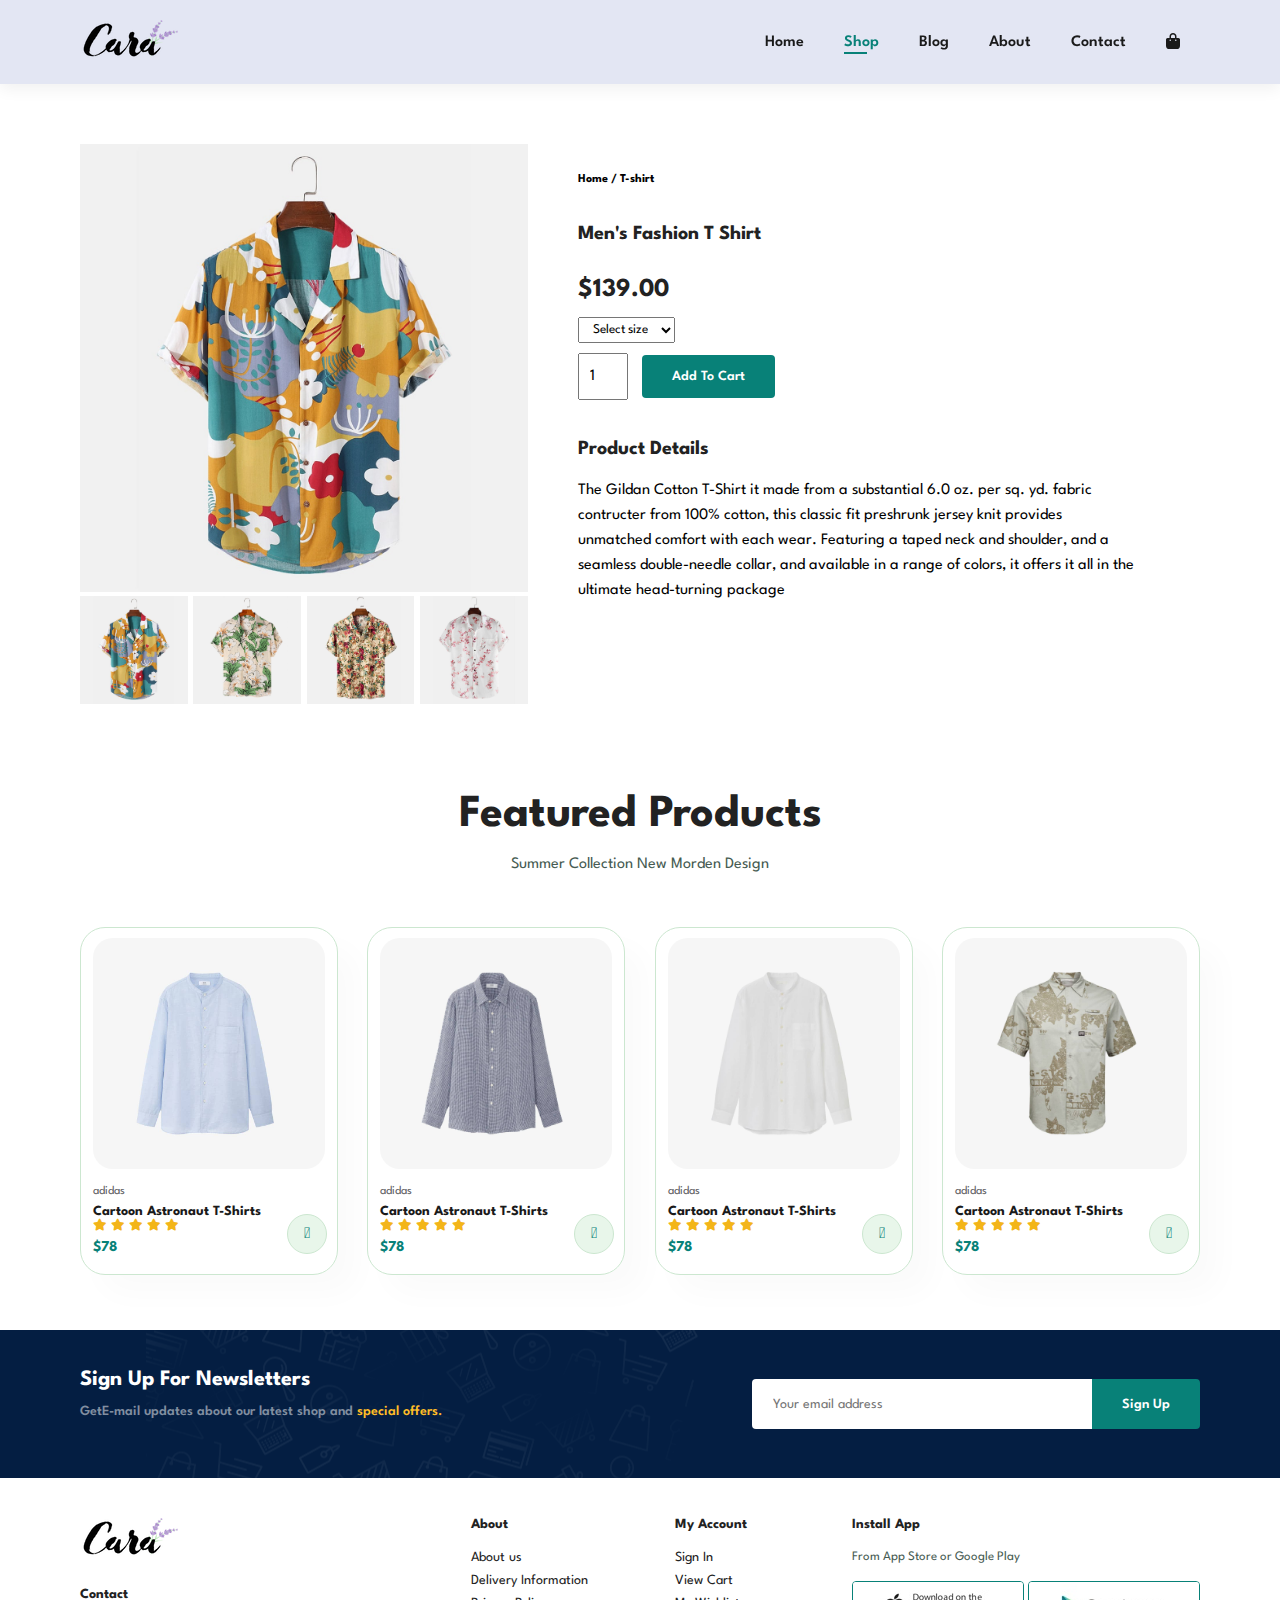
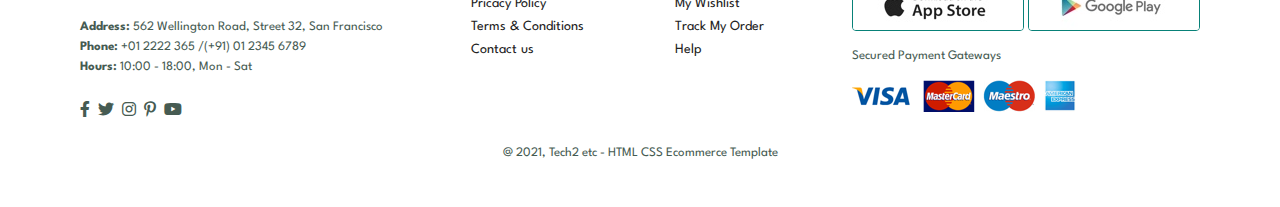
<file: sproduct.html>
<!DOCTYPE html>
<html lang="en">
<head>
    <meta charset="UTF-8">
    <meta http-equiv="X-UA-Compatible" content="IE=edge">
    <meta name="viewport" content="width=device-width, initial-scale=1.0">
    <title>Document</title>
   <link rel="stylesheet" href="./fontawesome-free-6.1.1-web/fontawesome-free-6.1.1-web/css/all.min.css">
    <link rel="stylesheet" href="./style.css">
</head>
<body>
    <section id="header">
        <a href="" class="logo"><img src="./img/logo.png" alt=""></a>
        
        <div>
            <ul id="navbar">
                <li><a  href="index.html">Home</a></li>
                <li><a class="active" href="shop.html">Shop</a></li>
                <li><a href="blog.html">Blog</a></li>
                <li><a href="about.html">About</a></li>
                <li><a href="contact.html">Contact</a></li>
                <li id="lg-bag"><a href="cart.html"><i class="fa-solid fa-bag-shopping"></i></a></li>
                <a href="#" id="close"><i class="fa-solid fa-xmark"></i></a>
            </ul>
        </div>

        <div class="mobile">
            <i class="user fa-solid fa-user"></i>
            <a href="cart.html"><i class="fa-solid fa-bag-shopping"></i></a>
            <i id="bar" class="fas fa-outdent"></i>
        </div>
    </section>

    <section id="prodetails" class="section-p1">
        <div class="single-pro-image">
            <img src="./img/products/f1.jpg" width="100%" id="mainImg" alt="">

            <div class="small-img-group">
                <div class="small-img-col">
                    <img src="./img/products/f1.jpg" width="100%" class="small-img" alt="">
                </div>
                <div class="small-img-col">
                    <img src="./img/products/f2.jpg" width="100%" class="small-img" alt="">
                </div>
                <div class="small-img-col">
                    <img src="./img/products/f3.jpg" width="100%" class="small-img" alt="">
                </div>
                <div class="small-img-col">
                    <img src="./img/products/f4.jpg" width="100%" class="small-img" alt="">
                </div>
            </div>
        </div>  

        <div class="single-pro-detail">
            <h6>Home / T-shirt</h6>
            <h4>Men's Fashion T Shirt</h4>
            <h2>$139.00</h2>
            <select name="" id="">
                <option>Select size</option>
                <option>XL</option>
                <option>XXL</option>
                <option>Small</option>
                <option>Large</option>
            </select>
            <input type="number" value="1" min="1">
            <button class="normal">Add To Cart</button>
            <h4>Product Details</h4>
            <span>The Gildan Cotton T-Shirt it made from a substantial 6.0 oz. per sq. yd. fabric contructer from 100% cotton, this classic fit preshrunk jersey knit provides unmatched comfort with each wear. Featuring a taped neck and shoulder, and a seamless double-needle collar, and available in a range of colors, it offers it all in the ultimate head-turning package </span>
        </div>
    </section>

    <section id="product1" class="section-p1">
        <h2>Featured Products</h2>
        <p>Summer Collection New Morden Design</p>
        <div class="pro-container">
            <div class="pro">
                <img src="./img/products/n1.jpg" alt="">
                <div class="des">
                    <span>adidas</span>
                    <h5>Cartoon Astronaut T-Shirts</h5>
                    <div class="star">
                        <i class="fas fa-star"></i>
                        <i class="fas fa-star"></i>
                        <i class="fas fa-star"></i>
                        <i class="fas fa-star"></i>
                        <i class="fas fa-star"></i>
                    </div>
                    <h4>$78</h4>  
                </div>            
               <a href="#"><i class="fal fa-shopping-cart cart"></i></a>
    
            </div>
            <div class="pro">
                <img src="./img/products/n2.jpg" alt="">
                <div class="des">
                    <span>adidas</span>
                    <h5>Cartoon Astronaut T-Shirts</h5>
                    <div class="star">
                        <i class="fas fa-star"></i>
                        <i class="fas fa-star"></i>
                        <i class="fas fa-star"></i>
                        <i class="fas fa-star"></i>
                        <i class="fas fa-star"></i>
                    </div>
                    <h4>$78</h4>  
                </div>            
               <a href="#"><i class="fal fa-shopping-cart cart"></i></a>
    
            </div>
            <div class="pro">
                <img src="./img/products/n3.jpg" alt="">
                <div class="des">
                    <span>adidas</span>
                    <h5>Cartoon Astronaut T-Shirts</h5>
                    <div class="star">
                        <i class="fas fa-star"></i>
                        <i class="fas fa-star"></i>
                        <i class="fas fa-star"></i>
                        <i class="fas fa-star"></i>
                        <i class="fas fa-star"></i>
                    </div>
                    <h4>$78</h4>  
                </div>            
               <a href="#"><i class="fal fa-shopping-cart cart"></i></a>
    
            </div>
            <div class="pro">
                <img src="./img/products/n4.jpg" alt="">
                <div class="des">
                    <span>adidas</span>
                    <h5>Cartoon Astronaut T-Shirts</h5>
                    <div class="star">
                        <i class="fas fa-star"></i>
                        <i class="fas fa-star"></i>
                        <i class="fas fa-star"></i>
                        <i class="fas fa-star"></i>
                        <i class="fas fa-star"></i>
                    </div>
                    <h4>$78</h4>  
                </div>            
               <a href="#"><i class="fal fa-shopping-cart cart"></i></a>
    
            </div>   
        </div>
    </section>

    <section id="newletter" class="section-p1">
        <div class="newtext">
            <h4>Sign Up For Newsletters</h4>
            <p>GetE-mail updates about our latest shop and <span>special offers.</span></p>
        </div>
        <div class="form">
            <input type="text" placeholder="Your email address">
            <button class="normal">Sign Up</button>
        </div>
    </section>

    <footer class="section-p1">
        <div class="col">
            <img class="logo" src="./img/logo.png" alt="">
            <h4>Contact</h4>
            <p><strong>Address:</strong> 562 Wellington Road, Street 32, San Francisco</p>
            <p><strong>Phone:</strong> +01 2222 365 /(+91) 01 2345 6789</p>
            <p><strong>Hours:</strong> 10:00 - 18:00, Mon - Sat</p>
            <div class="follow">
                <div class="icon">
                    <i class="fab fa-facebook-f"></i>
                    <i class="fab fa-twitter"></i>
                    <i class="fab fa-instagram"></i>
                    <i class="fab fa-pinterest-p"></i>
                    <i class="fab fa-youtube"></i>
                </div>
            </div>                  
        </div>

        <div class="col">
            <h4>About</h4>
            <a href="#">About us</a>
            <a href="#">Delivery Information</a>
            <a href="#">Pricacy Policy</a>
            <a href="#">Terms & Conditions</a>
            <a href="#">Contact us</a>
        </div>

        <div class="col">
            <h4>My Account</h4>
            <a href="#">Sign In</a>
            <a href="#">View Cart</a>
            <a href="#">My Wishlist</a>
            <a href="#">Track My Order</a>
            <a href="#">Help</a>
        </div>
        
        <div class="col install">
            <h4>Install App</h4>
            <p>From App Store or Google Play</p>
            <div class="row">
                <img src="./img/pay/app.jpg" alt="">
                <img src="./img/pay/play.jpg" alt="">
            </div>
            <p>Secured Payment Gateways</p>
            <img src="./img/pay/pay.png" alt="">
        </div>      

        <div class="copyright">
            <p>@ 2021, Tech2 etc - HTML CSS Ecommerce Template</p>
        </div>
    </footer>

    <script>
        var mainImg = document.getElementById('mainImg');
        var smalling = document.getElementsByClassName('small-img');
        
        smalling[0].onclick = function () {
            mainImg.src = smalling[0].src;
        }

        smalling[1].onclick = function () {
            mainImg.src = smalling[1].src;
        }

        smalling[2].onclick = function () {
            mainImg.src = smalling[2].src;
        }

        smalling[3].onclick = function () {
            mainImg.src = smalling[3].src;
        }
    </script>

    <script src="./scrip.js"></script>
</body>
</html>
</file>
<file: style.css>
@import url('https://fonts.googleapis.com/css2?family=Spartan:wght@100;200;300;400;500;600;700;800;900&display=swap');
* {
    margin: 0;
    padding: 0;
    box-sizing: border-box;
    font-family: 'Spartan',sans-serif;
}

h1 {
    font-size: 50px;
    line-height: 64px;
    color: #222;
}

h2 {
    font-size: 46px;
    line-height: 54px;
    color: #222;
}


h4 {
    font-size: 20px;
    color: #222;
}

h6 {
    font-weight: 700;
     font-size: 12px;
}

p {
    font-size: 16px;
    color: #465b52;
    margin: 15px 0 20px 0;
}

.section-p1 {
    padding: 40px 80px;
}

.section-m1 {
    padding: 40px 0;
}

button.normal {
    font-size: 14px;
    font-weight: 600;
    padding: 15px 30px;
    color: #000;
    background-color: #fff;
    border-radius: 4px;
    cursor: pointer;
    border: none;
    outline: none;
    transition: 0.2s;
}

button.white {
    font-size: 13px;
    font-weight: 600;
    padding: 11px 18px;
    color: #fff;
    background-color: transparent;
    border: 1px solid #fff;
    cursor: pointer;
    outline: none;
    transition: 0.2s;
}

body {
    width: 100%;
}

.control {
    display: flex;
}

.control i {
    font-size: 24px;
    padding-right: 6px;
    cursor: pointer;
}

.control p {
    color: #000;
    font-weight: 700;
    font-family: 'Times New Roman', Times, serif;
    margin: 0;
    margin-top: 2px;
    font-size: 18px;
    cursor: pointer;
}
/* Header start */

#header {
display: flex;
justify-content: space-between;
align-items: center;
padding: 20px 80px;
background-color: #E3E6F3;
box-shadow: 0 5px 15px rgba(0, 0, 0, 0.06);
z-index: 999;
position: sticky;
top: 0;
left: 0;
}

#navbar {
display: flex;
justify-content: center;
align-items: center;
}

#navbar li {
list-style: none;
padding: 0 20px;
position: relative;
}

#navbar li a {
    text-decoration: none;
    font-size: 16px;
    font-weight: 600;
    color: #1a1a1a;
    transition: 0.3 ease;
}

#navbar li a:hover,
#navbar li a.active {
    color: #088178;
}

#navbar li a.active::after,
#navbar li a:hover::after {
    content: "";
    position: absolute;
    width: 30%;
    height: 2px;
    background-color: #088178;
    bottom: -4px;
    left: 20px;
}

.mobile {
    display: none;
    align-items: center;
}

#close {
    display: none;
}

/* Home page */

#hero {
    background-image: url(./img/hero4.png);
    height: 90vh;
    width: 100%;
    background-size: cover;
    background-position: top 25% right 0;
    padding: 0 80px;
    display: flex;
    flex-direction: column;
    align-items: flex-start;
    justify-content: center;
}

#hero h4 {
    padding-bottom: 15px;
}

#hero h1 {
  color: #088178;
}

#hero button {
    background-image: url('./img/button.png');
    background-color: transparent;
    color: #088178;
    border: 0;
    padding: 14px 80px 14px 65px;
    background-repeat: no-repeat;
    cursor: pointer;
    font-weight: 700;
    font-size: 15px;

}

#feature {
    display: flex;
    justify-content: space-between;
    align-items: center;
    flex-wrap: wrap;
}

#feature .fe-box {
    width: 180px;
    text-align: center;
    padding: 25px 15px;
    box-shadow: 20px 20px 34px rgba(0, 0, 0, 0.03);
    border: 1px solid #cce7d0;
    border-radius: 4px;
    margin: 15px 0;
}

#feature .fe-box:hover {
    box-shadow: 10px 10px 54px rgba(70, 62, 221, 0.1);
}

#feature .fe-box img {
    width: 100%;
    margin-bottom: 10px;
}

#feature .fe-box h6 {
    display: inline-block;
    padding: 9px 8px 6px 8px;
    line-height: 1;
    border-radius: 4px;
    color: #088178;
    background-color: #fddde4;
}

#feature .fe-box:nth-child(2) h6 {
    background-color: #cdebbc;
}
#feature .fe-box:nth-child(3) h6 {
    background-color: #d1e8f2;
}

#feature .fe-box:nth-child(4) h6 {
    background-color: #cdd4f8;
}

#feature .fe-box:nth-child(5) h6 {
    background-color: #f6dbf6;
}

#feature .fe-box:nth-child(6) h6 {
    background-color: #fff2e5;
}

#product1 {
    text-align: center;
}

#product1 .pro-container {
    display: flex;
    justify-content: space-between;
    padding-top: 20px;
    flex-wrap: wrap;
}

#product1 .pro {
    width: 23%;
    min-width: 250px;
    padding: 10px 12px;
    border: 1px solid #cce7d0;
    border-radius: 25px;
    cursor: pointer;
    box-shadow: 20px 20px 30px rgba(0, 0, 0, 0.02);
    margin: 15px 0;
    transition: 0.2s ease;
    position: relative;
}

#product1 .pro:hover {
    box-shadow: 20px 20px 30px rgba(0, 0, 0, 0.06);
}

#product1 .pro img {
    width: 100%;
    border-radius: 20px;
}

#product1 .pro .des {
    text-align: start;
    padding: 10px 0;
}

#product1 .pro .des span {
    color: #606063;
    font-size: 12px;
}

#product1 .pro .des h5 {
    padding-top: 7px;
    color: #1a1a1a;
    font-size: 14px;
}

#product1 .pro .des i {
    font-size: 12px;
    color: rgb(243, 181, 25);
}

#product1 .pro .des h4 {
    padding-top: 7px;
    font-size: 15px;
    font-weight: 700;
    color: #088178;
}

#product1 .pro .cart {
width: 40px;
height: 40px;
line-height: 40px;
border-radius: 50px;
background-color: #e8f6ea;
font-weight: 500;
color: #088178;
border: 1px solid #cce7d0;
position: absolute;
bottom: 20px;
right: 10px;
}

#banner {
    display: flex;
    flex-direction: column;
    justify-content: center;
    align-items: center;
    text-align: center;
    background-image: url(./img/banner/b2.jpg);
    width: 100%;
    height: 40vh;
    background-size: cover;
    background-position: center;
}

#banner h4 {
    color: #fff;
    font-size: 16px;
}

#banner h2 {
    color: #fff;
    font-size: 30px;
    padding: 10px 0;
}

#banner h2 span {
    color: #ef3636;
}

#banner .normal:hover {
    background-color: #088178;
    color: #fff;
}

#sm-banner {
    display: flex;
    justify-content: space-between;
    flex-wrap: wrap;
}

#sm-banner .banner-box {
    display: flex;
    flex-direction: column;
    justify-content: center;
    align-items: flex-start;
    background-image: url(./img/banner/b17.jpg);
    min-width: 662px;
    height: 50vh;
    background-size: cover;
    background-position: center;
    padding: 30px;
}

#sm-banner .banner-box2 {
    background-image: url(./img/banner/b10.jpg);
}


#sm-banner h4 {
    color: #fff;
    font-size: 20px;
    font-weight: 300;
}

#sm-banner h2 {
    color: #fff;
    font-size: 28px;
    font-weight: 800;
}

#sm-banner span {
    color: #fff;
    font-size: 14px;
    font-weight: 500;
    padding-bottom: 15px;
}

#sm-banner .banner-box:hover button {
    color: #fff;
    background-color: #088178;
}
#banner3 {
    display: flex;
    justify-content: space-between;
    flex-wrap: wrap;
    padding: 0 80px;
}

#banner3 .banner-box {
    display: flex;
    flex-direction: column;
    justify-content: center;
    align-items: flex-start;
    background-image: url(./img/banner/b7.jpg);
    min-width: 32%;
    height: 30vh;
    background-size: cover;
    background-position: center;
    padding: 20px;
    margin-bottom: 20px;
}

#banner3 .banner-box2 {
    background-image: url(./img/banner/b4.jpg);
}

#banner3 .banner-box3 {
    background-image: url(./img/banner/b18.jpg);
}


#banner3 h2 {
    color: #fff;
    font-weight: 900;
    font-size: 22px;
}

#banner3 h3 {
    color: #ec544e;
    font-weight: 800;
    font-size: 15px;
}

#newletter {
    display: flex;
    justify-content: space-between;
    flex-wrap: wrap;
    align-items: center;
    background-image: url(./img/banner/b14.png);
    background-repeat: no-repeat;
    background-position: 20% 30%;
    background-color: #041e42;
}

#newletter h4 {
    font-size: 22px;
    font-weight: 700;
    color: #fff;
}

#newletter p {
    font-size: 14px;
    font-weight: 600;
    color: #818ea0;
}

#newletter p span {
    color: #ffbd27;
}

#newletter .form {
    display: flex;
    width: 40%;
}

#newletter  input {
  height: 3.125rem;
  padding: 0 1.25rem;
  font-size: 14px;
  width: 100%;   
  border: 1px solid transparent;
  border-radius: 4px;
  outline: none;   
  border-top-right-radius: 0;
  border-bottom-right-radius: 0;
}

#newletter button {
    background-color: #088178;
    color: #fff;
    white-space: nowrap;
    border-top-left-radius: 0;
    border-bottom-left-radius: 0;
    animation-iteration-count: i;
}

footer {
    display: flex;
    flex-wrap: wrap;
    justify-content: space-between;
 
}

 footer .col {
    display: flex;
    flex-direction: column;
    align-items: flex-start;
    margin-bottom: 20px;
}

footer .logo {
    margin-bottom: 30px;
}

footer h4 {
    font-size: 14px;
    padding-bottom: 20px;
}

footer p {
    font-size: 13px;
    margin: 0 0 8px 0;
}

footer a {
    font-size: 14px;
    text-decoration: none;
    color: #222;
    margin: 0 0 8px 0;
    margin-bottom: 10px;
}

footer .follow {
    margin-top: 20px;
}

footer .follow i {
   color: #465b52;
   padding-right: 4px;
   cursor: pointer;
}

footer .install .row img {
    border: 1px solid #088178;
    border-radius: 4px;
}

footer .install img {
    margin: 10px 0 15px 0;
}

footer .follow i:hover,
footer a:hover {
    color: #088178;
}

footer .copyright {
    width: 100%;
    text-align: center;
}
/* Shop page */
#page-header {
    background-image: url(./img/banner/b1.jpg);
    width: 100%;
    height: 40vh;
    background-size: cover;
    display: flex;
    justify-content: center;
    align-items: center;
    flex-direction: column;
    padding: 14px;
}

#page-header h2,
#page-header p {
    color: #fff;
}

#pagination {
    text-align: center;
}

#pagination a {
    text-decoration: none;
    padding: 15px 20px;
    background-color: #088178;
    color: #fff;
    border-radius: 4px;
    font-weight: 600;
}

#pagination a i {
    font-size: 16px;
    font-weight: 600;
}

/* Single Product */

#prodetails {
    display: flex;
    margin-top: 20px;
}

#prodetails .single-pro-image {
    width: 40%;
    margin-right: 50px;
}

#prodetails .small-img-group {
    display: flex;
    justify-content: space-between;
  
}

#prodetails .small-img-col {
    flex-basis: 24%;
    cursor: pointer;
}

#prodetails .single-pro-detail {
    width: 50%;
    padding-top: 30px;
}

#prodetails .single-pro-detail h4 {
padding: 40px 0 20px 0;
}

#prodetails .single-pro-detail h2 {
    font-size: 26px;
}

#prodetails .single-pro-detail select {
    display: block;
    padding: 5px 10px;
    margin-bottom: 10px;
}

#prodetails .single-pro-detail input {
    width: 50px;
    height: 47px;
    font-size: 16px;
    padding-left: 10px;
    margin-right: 10px;
}

#prodetails .single-pro-detail input:focus {
    outline: none;
}

#prodetails .single-pro-detail button {
    background-color: #088178;
    color: #fff;
}

#prodetails .single-pro-detail span {
    line-height: 25px;
}
/* Blog page */

#page-header.blog-header {
    background-image: url('./img/banner/b19.jpg');
}

#blog {
    padding: 150px 150px 0 150px;
}

#blog .blog-box {
    display: flex;
    align-items: center;
    width: 100%;
    position: relative;
    padding-bottom: 90px;
}

#blog .blog-img {
    width: 50%;
    margin-right: 40px;
}

#blog .blog-img img {
    width: 100%;
    height: 300px;
    object-fit: cover;
}

#blog  .box-details {
    width: 50%;
}

#blog  .box-details a{
    text-decoration: none;
    font-size: 11px;
    color: #000;
    font-weight: 700;
    position: relative;
    transition: 0.2s ease;
}

#blog  .box-details a::after {
    content: "";
    position: absolute;
    height: 1px;
    width: 50px;
    background-color: #000;
    top: 4px;
    right: -60px;
}

#blog  .box-details a:hover{
color: #088178;
}

#blog  .box-details a:hover:after {
    background-color: #088178;
}

#blog .blog-box h1 {
    position: absolute;
    font-size: 70px;
    font-weight: 700;
    top: -40px;
    left: 0;
    color: #c9cbce;
    z-index: -9;
}

/* About page */

#page-header.about-header {
    background-image: url('./img/about/banner.png');
}

#about-head {
    display: flex;
    align-items: center;
}

#about-head img {
    width: 50%;
    height: auto;
}

#about-head div {
    padding-left: 40px;
}

#about-app {
    text-align: center;
}

#about-app .video {
    width: 70%;
    height: 100%;
    margin: 30px auto 0 auto;
}

#about-app .video video {
    width: 100%;
    height: 100%;
    border-radius: 20px;
}

/* Contact Page */
#contact-details {
    display: flex;
    justify-content: space-between;
    align-items: center;
}

#contact-details .details {
    width: 40%;
}

#contact-details .details span,
#form-details form span{
    font-size: 12px;
}

#contact-details .details h2,
#form-details form h2{
    font-size: 26px;
    line-height: 35px;
    padding: 20px 0;
}

#contact-details .details h3{
    font-size: 14px;
padding-bottom: 15px;
}

#contact-details .details li {
    list-style: none;
    display: flex;
    padding: 10px 0;
}

#contact-details .details i {
    font-size: 14px;
    padding-right: 22px;
}

#contact-details .details p {
    margin:0;
    font-size: 14px;
}

#contact-details .map {
    width: 55%;
    height: 400px;
}

#contact-details .map iframe{
    width: 100%;
    height: 100%;
}

#form-details{
    display: flex;
    justify-content: space-between;
    margin: 30px;
    padding: 80px;
    border: 1px solid #e1e1e1;
}

#form-details form {
    width: 65%;
    display: flex;
    align-items: flex-start;
    flex-direction: column;
}

#form-details form input,
#form-details form textarea {
    width: 100%;
    padding: 12px 15px;
    outline: none;
    margin-bottom: 20px;
    border: 1px solid #e1e1e1;
}

#form-details form button {
    background-color: #088178;
    color: #fff;
}


#form-details .people div {
    margin-bottom: 25px;
    display: flex;
    align-items: flex-start;
}

#form-details .people div img {
    width: 65px;
    height: 65px;
    object-fit: cover;
    margin-right: 15px;
}

#form-details .people div p {
    margin: 0;
    font-size: 13px;
    line-height: 25px;
}


#form-details .people div p span {
    display: block;
    color: #000;
    font-size: 16px;
    font-weight: 600;
}


/* Cart  Page */

#cart {
    overflow-x: auto;
}

#cart table {
    width: 100%;
    border-collapse: collapse;
    table-layout: fixed;
    white-space: nowrap;
}

#cart table img {
    width: 70px;
}

#cart table td:nth-child(1) {
    width: 100px;
    text-align: center;
}

#cart table td:nth-child(2) {
    width: 150px;
    text-align: center;
}

#cart table td:nth-child(3) {
    width: 200px;
    text-align: center;
}

#cart table td:nth-child(4),
#cart table td:nth-child(5),
#cart table td:nth-child(6) {
    width: 150px;
    text-align: center;
}

#cart table td:nth-child(5) input {
    width: 70px;
    padding: 10px 5px 10px 15px;
}

#cart table thead {
    border: 1px solid #e2e9e1;
    border-left: none;
    border-right: none;
}

#cart table thead td {
    font-size: 13px;
    font-weight: 700;
    padding: 18px 0;
    text-transform: uppercase;

}

#cart table tbody  tr td {
    padding-top: 15px;
}

#cart table tbody  td {
    font-size: 13px;
}

#cart-add {
    display: flex;
    align-items: center;
    justify-content: space-between
}

#coupon {
    width: 50%;
    margin-bottom: 30px;
}

#coupon h3,
#subtotal h3 {
padding-bottom: 15px;
}

#coupon input {
    padding: 10px 20px;
    outline: none;
    width: 60%;
    margin-right: 10px;
    border: 1px solid #e2e9e1;
}

#coupon button,
#subtotal button {
    background-color: #088178;
    color: #fff;
    padding: 12px 20px;
}

#subtotal {
    width: 50%;
    margin-bottom: 30px;
    border: 1px solid #e2e9e1;
    padding: 30px;
}

#subtotal table {
    border-collapse: collapse;
    width: 100%;
    margin-bottom: 20px;
}

#subtotal table td {
    width: 50%;
    border: 1px solid #e2e9e1;
    padding: 10px;
    font-size: 13px;
}

/* Start Media Query */

@media (max-width:799px) {
    .section-p1 {
        padding: 40px 40px;
    }

    .control {
        display: none;
    }


    #navbar {
        display: flex;
        flex-direction: column;
        align-items: flex-start;
        justify-content: flex-start;
        position: fixed;
        top: 0;
        right: -300px;
        height: 100vh;
        width: 300px;
        background-color: #E3E6F3;
        box-shadow: 0 40px 60px rgba(0, 0, 0, 0.1);
        padding: 80px 0 0 10px;
        transition: 0.3s;
    }

    #navbar .active {
        right: 0px;
    }


    #navbar li {
        margin-bottom: 25px;
    }

    .mobile {
        display: flex;
        align-items: center;
    }

    
    .mobile i {
        color: #1a1a1a;
        font-size: 24px;
        padding-left: 20px;
    }

    #close {
        display: initial;
        position: absolute;
        top: 30px;
        left: 30px;
        color: #222;
        font-size: 24px;
    }

    #close:hover {
        color: rgba(255, 0, 0, 0.604);
    }

    #lg-bag {
        display: none;
    }
 
    #hero {
        height: 70vh;
        padding: 0 80px;
        background-position: top 30% right 30%;
    }

    #feature {
        justify-content: center;
    }

    #feature .fe-box {
        margin: 15px 15px;
    }

    #product1 .pro-container {
        justify-content: center;
    }

    #product1 .pro {
        margin: 15px;
    }

    #banner {
        height: 20vh;
    }

    #sm-banner .banner-box {
        min-width: 100%;
        height: 30vh;
    }

    #banner3 {
        padding: 0 40px;
    }

    #banner3 .banner-box{
        width: 28%;
    }

    #newletter .form {
        width: 70%;
    } 

        /* Blog Page */
        #blog {
            padding: 100px 50px 0 50px;
        }
        /* Contact Page */

        #form-details {
            padding: 40px;
        }
        #form-details form {
            width: 50%;
        }
}

@media (max-width:477px) {
    .section-p1 {
        padding: 20px;
    }

    #header {
        padding: 10px 30px;
    }

    h1 {
        font-size: 38px;
    }

    h2 {
        font-size: 32px;
    }

    #hero {
        padding: 0 20px;
        background-position: 55%;
    }

    #feurate {
        justify-content: space-between;
    }

    #feurate .fe-box {
        width: 155px;
        margin: 0 0 15px 0;
    }

    #product1 .pro {
        width: 100%;
    }

    #banner {
        height: 40vh;
    }

    #sm-banner .banner-box {
        height: 40vh;
    }

    #sm-banner .banner-box2 {
        margin-top: 20px;
    }

    #banner3 {
        padding: 0 20px;
    }

    #banner .banner-box {
        width: 100%;
    }


    #newletter {
        padding: 40px 20px;
    }

    #newletter .form{
        width: 100%;
    }

    footer .copyright {
        text-align: start;
    }

    /* Single Product */

    #prodetails {
        display: flex;
        flex-direction: column;
    } 

    #prodetails .single-pro-image {
        width: 100%;
        margin-right: 0px;
    }

    #prodetails .single-pro-detail {
        width: 100%;
    }

    /* Blog Page */
    #blog {
        padding: 100px 20px 0 20px;
    }
  
    #blog .blog-box {
        display: flex;
        flex-direction: column;
        align-items: flex-start;
    }

    #blog .blog-img {
        width: 100%;
        margin-bottom: 30px;
        margin-right: 0px;
    }  

    #blog .blog-details {
        width: 100%;
    }
    /* About Page */

    #about-head {
        display: flex;
        flex-direction: column;
    }

    #about-head img {
        width: 100%;
        margin-bottom: 20px;
    }

    #about-head div {
        padding-left: 0px;
    }

    #about-app .video {
        width: 100%;
    }

    /* Contact Page */
    #contact-details {
        flex-direction: column;
    }

    #contact-details .details {
        width: 100%;
        margin-bottom: 30px;
    }

    #contact-details .map {
        width: 100%;
    }

    #form-details {
        margin: 10px;
        padding: 30px;
        flex-direction: column;
    }

    #form-details form {
        width: 100%;
        margin-bottom: 30px;
    }
    /* Cart Page */

    #cart {
        flex-direction: column;
    }

    #coupon {
        width: 100%;
    }

    #subtotal {
        width: 100%;
        padding:20px ;
    }
}
</file>
